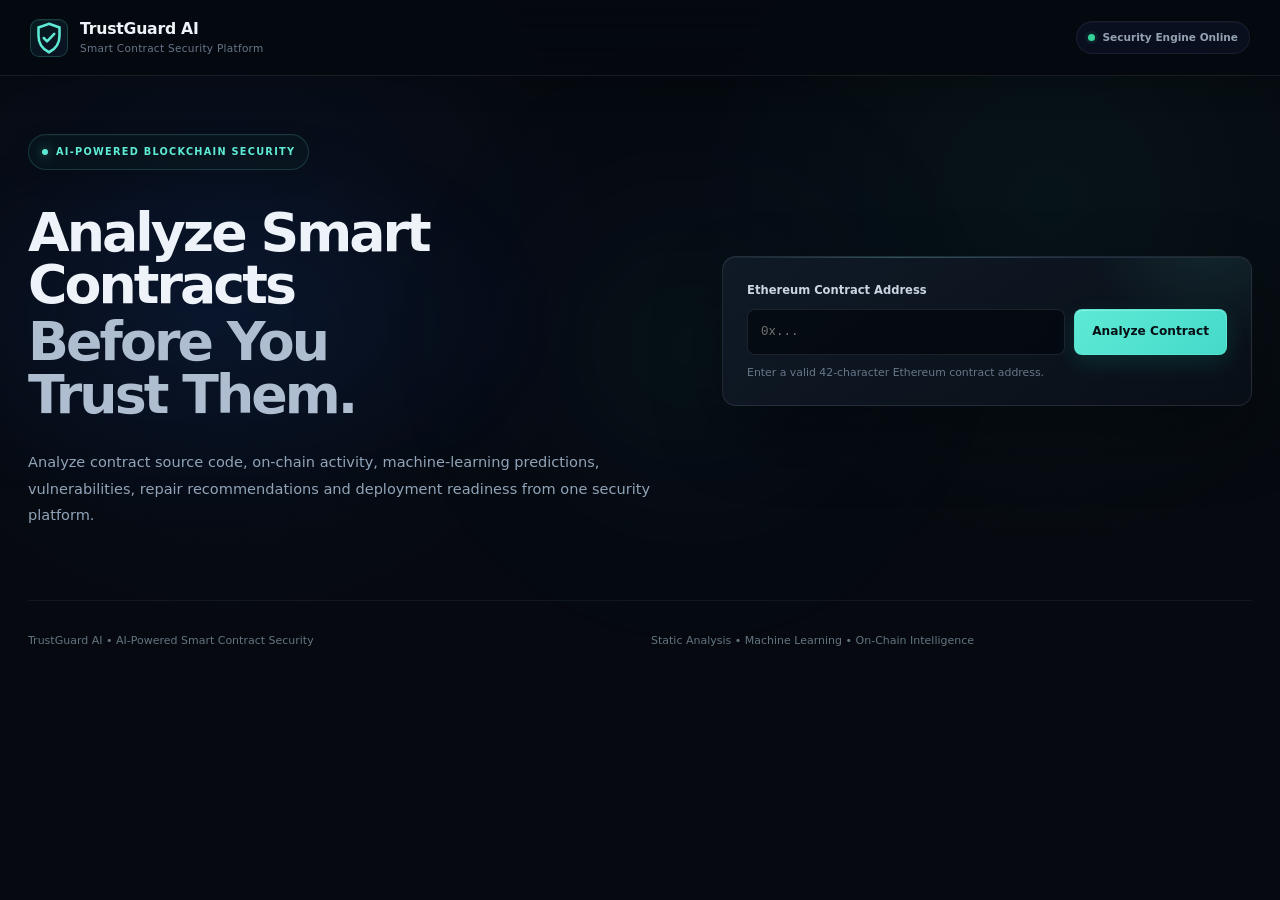
<file: web/index.html>
﻿<!DOCTYPE html>
<html lang="en">

<head>

    <meta charset="UTF-8">

    <meta
        name="viewport"
        content="width=device-width, initial-scale=1.0"
    >

    <title>TrustGuard AI - Smart Contract Security</title>

    <link
        rel="stylesheet"
        href="style.css"
    >

</head>


<body>


    <!-- =====================================================
         NAVBAR
    ====================================================== -->

    <header class="navbar">

        <div class="brand">

            <div class="brand-icon">
    <svg viewBox="0 0 24 24" aria-hidden="true" focusable="false"><path d="M12 2.5 19 5v5.6c0 4.8-2.9 8.8-7 10.9-4.1-2.1-7-6.1-7-10.9V5l7-2.5Z" fill="none" stroke="currentColor" stroke-width="1.7"/><path d="m8.5 12 2.2 2.2 4.8-5" fill="none" stroke="currentColor" stroke-width="1.7" stroke-linecap="round" stroke-linejoin="round"/></svg>
</div>

            <div>

                <h1>
                    TrustGuard AI
                </h1>

                <p>
                    Smart Contract Security Platform
                </p>

            </div>

        </div>


        <div class="status-indicator">

            <span class="status-dot"></span>

            <span>
                Security Engine Online
            </span>

        </div>

    </header>



    <!-- =====================================================
         MAIN APPLICATION
    ====================================================== -->

    <main class="main-container">


        <!-- =================================================
             HERO SECTION
        ================================================== -->

        <section class="hero-section">

            <div class="hero-content">

                <span class="eyebrow">
                    AI-POWERED BLOCKCHAIN SECURITY
                </span>


                <h2>

                    Analyze Smart Contracts

                    <span>
                        Before You Trust Them.
                    </span>

                </h2>


                <p>

                    Analyze contract source code, on-chain activity,
                    machine-learning predictions, vulnerabilities,
                    repair recommendations and deployment readiness
                    from one security platform.

                </p>

            </div>



            <!-- =============================================
                 CONTRACT INPUT
            ============================================== -->

            <div class="analyzer-box">

                <label for="contractAddress">
                    Ethereum Contract Address
                </label>


                <div class="address-input-row">

                    <input
                        type="text"
                        id="contractAddress"
                        placeholder="0x..."
                        autocomplete="off"
                        spellcheck="false"
                    >


                    <button
                        id="analyzeBtn"
                        type="button"
                    >
                        Analyze Contract
                    </button>

                </div>


                <p class="input-help">

                    Enter a valid 42-character Ethereum contract address.

                </p>

            </div>

        </section>



        <!-- =================================================
             LOADING
        ================================================== -->

        <section
            id="loader"
            class="loader hidden"
        >

            <div class="loader-spinner"></div>


            <div>

                <strong>
                    TrustGuard AI is analyzing the contract...
                </strong>


                <p>

                    Checking source code, vulnerabilities,
                    on-chain signals and deployment readiness.

                </p>

            </div>

        </section>



        <!-- =================================================
             ERROR MESSAGE
        ================================================== -->

        <section
            id="errorBox"
            class="error-box hidden"
        >

            <strong>
                Analysis Error
            </strong>


            <p id="errorMessage"></p>

        </section>



        <!-- =================================================
             RESULTS
        ================================================== -->

        <section
            id="results"
            class="hidden"
        >



            <!-- =============================================
                 SUMMARY
            ============================================== -->

            <div class="section-heading">

                <div>

                    <span class="section-label">
                        SECURITY ASSESSMENT
                    </span>


                    <h2>
                        Contract Security Overview
                    </h2>

                </div>


                <span
                    id="sourceStatus"
                    class="source-status"
                >
                    Source Code
                </span>

            </div>



            <div class="summary-grid">


                <!-- SCORE -->

                <div class="summary-card score-card">

                    <span class="card-label">
                        Security Score
                    </span>


                    <div class="score-value">

                        <strong id="scoreValue">
                            -
                        </strong>

                        <span>
                            /20
                        </span>

                    </div>


                    <div class="score-bar">

                        <div
                            id="scoreBar"
                            class="score-bar-fill"
                        ></div>

                    </div>


                    <span class="card-description">
                        Overall TrustGuard security assessment
                    </span>

                </div>



                <!-- RISK -->

                <div class="summary-card">

                    <span class="card-label">
                        Risk Level
                    </span>


                    <strong
                        id="riskLevel"
                        class="risk-value"
                    >
                        -
                    </strong>


                    <span class="card-description">
                        Combined security risk assessment
                    </span>

                </div>



                <!-- FINDINGS -->

                <div class="summary-card">

                    <span class="card-label">
                        Findings
                    </span>


                    <strong
                        id="findingCount"
                        class="metric-value"
                    >
                        0
                    </strong>


                    <span class="card-description">
                        Prioritized security findings
                    </span>

                </div>



                <!-- REPAIRS -->

                <div class="summary-card">

                    <span class="card-label">
                        Repairs
                    </span>


                    <strong
                        id="repairCount"
                        class="metric-value"
                    >
                        0
                    </strong>


                    <span class="card-description">
                        Available remediation suggestions
                    </span>

                </div>

            </div>



            <!-- =============================================
                 CONTRACT PROFILE
            ============================================== -->

            <section class="dashboard-section">

                <div class="section-heading">

                    <div>

                        <span class="section-label">
                            CONTRACT INTELLIGENCE
                        </span>

                        <h2>
                            Contract Profile
                        </h2>

                    </div>

                </div>


                <div class="summary-grid contract-profile-grid">

                    <div class="summary-card">

                        <span class="card-label">
                            Contract Address
                        </span>

                        <strong
                            id="profileContractAddress"
                            class="metric-value"
                        >
                            -
                        </strong>

                    </div>


                    <div class="summary-card">

                        <span class="card-label">
                            Network
                        </span>

                        <strong
                            id="profileNetwork"
                            class="metric-value"
                        >
                            -
                        </strong>

                    </div>


                    <div class="summary-card">

                        <span class="card-label">
                            Source Status
                        </span>

                        <strong
                            id="profileSourceStatus"
                            class="metric-value"
                        >
                            -
                        </strong>

                    </div>


                    <div class="summary-card">

                        <span class="card-label">
                            Contract Type
                        </span>

                        <strong
                            id="profileContractType"
                            class="metric-value"
                        >
                            -
                        </strong>

                    </div>


                    <div class="summary-card">

                        <span class="card-label">
                            Upgradeability
                        </span>

                        <strong
                            id="profileUpgradeability"
                            class="metric-value"
                        >
                            -
                        </strong>

                    </div>


                    <div class="summary-card">

                        <span class="card-label">
                            Attack Surface
                        </span>

                        <strong
                            id="profileAttackSurface"
                            class="metric-value"
                        >
                            -
                        </strong>

                    </div>


                    <div class="summary-card">

                        <span class="card-label">
                            On-Chain Analysis
                        </span>

                        <strong
                            id="profileOnchain"
                            class="metric-value"
                        >
                            -
                        </strong>

                    </div>


                    <div class="summary-card">

                        <span class="card-label">
                            Analysis Status
                        </span>

                        <strong
                            id="profileAnalysisStatus"
                            class="metric-value"
                        >
                            -
                        </strong>

                    </div>

                </div>

            </section>



            <!-- =============================================
                 SECURITY SUMMARY
            ============================================== -->

            <section class="dashboard-section">

                <div class="section-heading">

                    <div>

                        <span class="section-label">
                            SECURITY INTELLIGENCE
                        </span>

                        <h2>
                            Security Summary
                        </h2>

                    </div>

                </div>


                <div class="summary-grid security-summary-grid">

                    <div class="summary-card">
                        <span class="card-label">Security Score</span>
                        <strong id="summarySecurityScore" class="metric-value">-</strong>
                    </div>

                    <div class="summary-card">
                        <span class="card-label">Risk Level</span>
                        <strong id="summaryRiskLevel" class="metric-value">-</strong>
                    </div>

                    <div class="summary-card">
                        <span class="card-label">Static Findings</span>
                        <strong id="summaryStaticFindings" class="metric-value">-</strong>
                    </div>

                    <div class="summary-card">
                        <span class="card-label">Vulnerabilities</span>
                        <strong id="summaryVulnerabilities" class="metric-value">-</strong>
                    </div>

                    <div class="summary-card">
                        <span class="card-label">ML Evaluations</span>
                        <strong id="summaryMLPredictions" class="metric-value">-</strong>
                    </div>

                    <div class="summary-card">
                        <span class="card-label">Correlated Findings</span>
                        <strong id="summaryCorrelatedFindings" class="metric-value">-</strong>
                    </div>

                    <div class="summary-card">
                        <span class="card-label">Multi-Signal Findings</span>
                        <strong id="summaryMultiSignal" class="metric-value">-</strong>
                    </div>

                    <div class="summary-card">
                        <span class="card-label">Security Evidence</span>
                        <strong id="summaryEvidence" class="metric-value">-</strong>
                    </div>

                </div>

            </section>



            <!-- =============================================
                 DEPLOYMENT READINESS
            ============================================== -->

            <section class="dashboard-section">

                <div class="section-heading">

                    <div>

                        <span class="section-label">
                            DEPLOYMENT ASSESSMENT
                        </span>


                        <h2>
                            Deployment Readiness
                        </h2>

                    </div>

                </div>



                <div class="readiness-grid">


                    <div class="readiness-main">

                        <div
                            id="readinessStatus"
                            class="readiness-status"
                        >
                            -
                        </div>


                        <strong
                            id="readinessScore"
                            class="readiness-score"
                        >
                            -
                        </strong>


                        <span>
                            Readiness Score
                        </span>

                    </div>



                    <div class="readiness-risk">

                        <span class="card-label">
                            Risk Level
                        </span>


                        <strong id="readinessRisk">
                            -
                        </strong>

                    </div>



                    <div class="readiness-risk">

                        <span class="card-label">
                            Total Findings
                        </span>


                        <strong id="readinessFindings">
                            0
                        </strong>

                    </div>

                </div>



                <!-- VULNERABILITY COUNTS -->

                <div class="severity-counts">


                    <div>

                        <span>
                            CRITICAL
                        </span>

                        <strong id="criticalCount">
                            0
                        </strong>

                    </div>



                    <div>

                        <span>
                            HIGH
                        </span>

                        <strong id="highCount">
                            0
                        </strong>

                    </div>



                    <div>

                        <span>
                            MEDIUM
                        </span>

                        <strong id="mediumCount">
                            0
                        </strong>

                    </div>



                    <div>

                        <span>
                            LOW
                        </span>

                        <strong id="lowCount">
                            0
                        </strong>

                    </div>



                    <div>

                        <span>
                            INFO
                        </span>

                        <strong id="infoCount">
                            0
                        </strong>

                    </div>

                </div>



                <!-- BLOCKING ISSUES -->

                <div class="two-column">


                    <div>

                        <h3>
                            Blocking Issues
                        </h3>


                        <ul id="blockingIssues">
                        </ul>

                    </div>



                    <div>

                        <h3>
                            Recommendations
                        </h3>


                        <ul id="readinessRecommendations">
                        </ul>

                    </div>

                </div>

            </section>



            <!-- =============================================
                 RED FLAGS
            ============================================== -->

            <section class="dashboard-section">

                <div class="section-heading">

                    <div>

                        <span class="section-label">
                            STATIC / ON-CHAIN SIGNALS
                        </span>


                        <h2>
                            Potential Red Flags
                        </h2>

                    </div>

                </div>


                <div id="flagsList">
                </div>

            </section>



            <!-- =============================================
                 PRIORITIZED VULNERABILITIES
            ============================================== -->

            <section class="dashboard-section">

                <div class="section-heading">

                    <div>

                        <span class="section-label">
                            UNIFIED SECURITY FINDINGS
                        </span>


                        <h2>
                            Prioritized Vulnerabilities
                        </h2>

                    </div>

                </div>


                <div
                    id="vulnerabilitiesList"
                    class="finding-list"
                >
                </div>

            </section>



            <!-- =============================================
                 REPAIR SUGGESTIONS
            ============================================== -->

            <section class="dashboard-section">

                <div class="section-heading">

                    <div>

                        <span class="section-label">
                            REMEDIATION
                        </span>


                        <h2>
                            Repair Suggestions
                        </h2>

                    </div>

                </div>


                <div
                    id="repairsList"
                    class="finding-list"
                >
                </div>

            </section>



            <!-- =============================================
                 ON-CHAIN ANALYSIS
            ============================================== -->

            <section class="dashboard-section">

                <div class="section-heading">

                    <div>

                        <span class="section-label">
                            BLOCKCHAIN INTELLIGENCE
                        </span>


                        <h2>
                            On-Chain Analysis
                        </h2>

                    </div>

                </div>


                <div
                    id="onchainDetails"
                    class="onchain-grid"
                >
                </div>

            </section>



            <!-- =================================================
                 AI INTELLIGENCE
            ================================================== -->

            <section
                class="dashboard-section"
                id="aiIntelligenceSection"
            >


                <div class="section-heading">

                    <div>

                        <span class="section-label">
                            AI SECURITY INTELLIGENCE
                        </span>


                        <h2>
                            Machine Learning & Explainable AI
                        </h2>


                        <p>

                            TrustGuard combines machine-learning
                            vulnerability prediction with SHAP and
                            LIME explanations to show why security
                            risks were identified.

                        </p>

                    </div>


                    <span class="ai-badge">
                        ML + XAI
                    </span>

                </div>



                <!-- =========================================
                     AI SUMMARY
                ========================================== -->

                <div class="summary-grid">


                    <div class="summary-card">

                        <span class="card-label">
                            Vulnerabilities Detected
                        </span>


                        <strong
                            id="mlPredictionCount"
                            class="metric-value"
                        >
                            0
                        </strong>


                        <span class="card-description">

                            Vulnerability classes detected
                            by the machine-learning model.

                        </span>

                    </div>



                    <div class="summary-card">

                        <span class="card-label">
                            ML Classes Evaluated
                        </span>


                        <strong
                            id="mlClassesEvaluated"
                            class="metric-value"
                        >
                            0
                        </strong>

                    </div>


                    <div class="summary-card">

                        <span class="card-label">
                            ML Features
                        </span>


                        <strong
                            id="mlFeatureCount"
                            class="metric-value"
                        >
                            0
                        </strong>


                        <span class="card-description">

                            Engineered security features used
                            by the intelligence pipeline.

                        </span>

                    </div>



                    <div class="summary-card">

                        <span class="card-label">
                            SHAP Explanations
                        </span>


                        <strong
                            id="shapCount"
                            class="metric-value"
                        >
                            0
                        </strong>


                        <span class="card-description">

                            Feature-impact explanations
                            generated by SHAP.

                        </span>

                    </div>



                    <div class="summary-card">

                        <span class="card-label">
                            LIME Explanations
                        </span>


                        <strong
                            id="limeCount"
                            class="metric-value"
                        >
                            0
                        </strong>


                        <span class="card-description">

                            Local explanations generated
                            by LIME.

                        </span>

                    </div>

                </div>



                <!-- =========================================
                     ML PREDICTIONS
                ========================================== -->

                <div class="dashboard-section">


                    <div class="section-heading">

                        <div>

                            <span class="section-label">
                                MACHINE LEARNING
                            </span>


                            <h2>
                                Vulnerability Predictions
                            </h2>

                        </div>

                    </div>


                    <div
                        id="mlPredictionsList"
                        class="finding-list"
                    >

                        <div class="summary-card">

                            <p>
                                No machine-learning predictions
                                available yet.
                            </p>

                        </div>

                    </div>

                </div>



                <!-- =========================================
                     EXPLAINABILITY
                ========================================== -->

                <div class="dashboard-section">


                    <div class="section-heading">

                        <div>

                            <span class="section-label">
                                EXPLAINABLE AI
                            </span>


                            <h2>
                                Why the Model Evaluated It
                            </h2>


                            <p>

                                SHAP and LIME explanations identify
                                the engineered security features that
                                influenced the model's predictions.

                            </p>

                        </div>

                    </div>


                    <div
                        id="explanationsList"
                        class="finding-list"
                    >

                        <div class="summary-card">

                            <p>
                                Explainability results will appear
                                after contract analysis.
                            </p>

                        </div>

                    </div>

                </div>



                <!-- =========================================
                     AI FEATURES
                ========================================== -->

                <div class="dashboard-section">


                    <div class="section-heading">

                        <div>

                            <span class="section-label">
                                FEATURE ENGINEERING
                            </span>


                            <h2>
                                Security Features
                            </h2>

                        </div>

                    </div>


                    <div
                        id="mlFeaturesList"
                        class="onchain-grid"
                    >

                        <div class="summary-card">

                            <p>
                                Engineered security features will
                                appear here.
                            </p>

                        </div>

                    </div>

                </div>


            </section>



            <!-- =============================================
                 SECURITY INTELLIGENCE DETAILS
            ============================================== -->

            <section class="dashboard-section">

                <div class="section-heading">

                    <div>

                        <span class="section-label">
                            ANALYSIS INTELLIGENCE
                        </span>

                        <h2>
                            Security Intelligence Details
                        </h2>

                    </div>

                </div>

                <div class="tg-intelligence-details-grid"><div class="summary-card tg-intelligence-card"><span class="card-label">Security Score Breakdown</span>
                        <div id="scoreBreakdownDetails" class="finding-list"></div>
                    </div>

                    <div class="summary-card">
                        <span class="card-label">Confidence Assessment</span>
                        <div id="confidenceAssessmentDetails" class="finding-list"></div>
                    </div>

                    <div class="summary-card">
                        <span class="card-label">Analysis Pipeline</span>
                        <div id="analysisPipelineDetails" class="finding-list"></div>
                    </div>

                    <div class="summary-card">
                        <span class="card-label">Vulnerability Correlation</span>
                        <div id="correlationDetails" class="finding-list"></div>
                    </div>

                    <div class="summary-card">
                        <span class="card-label">Performance Metrics</span>
                        <div id="performanceMetricsDetails" class="finding-list"></div>
                    </div>

                    <div class="summary-card">
                        <span class="card-label">Limitations & Evidence Notes</span>
                        <div id="limitationsEvidenceDetails" class="finding-list"></div>
                    </div>

                </div>

            </section>

            <!-- =============================================
                 AI CHAT
            ============================================== -->

            <section class="dashboard-section chatbot-section">

                <div class="section-heading">

                    <div>

                        <span class="section-label">
                            AI SECURITY ASSISTANT
                        </span>


                        <h2>
                            Ask TrustGuard AI
                        </h2>

                    </div>


                    <span class="ai-badge">
                        AI
                    </span>

                </div>



                <div
                    id="chatBox"
                    class="chat-box"
                >


                    <div class="chat-message bot">

                        <div class="chat-avatar">
                            AI
                        </div>


                        <div class="chat-content">

                            <strong>
                                TrustGuard AI
                            </strong>


                            <p>

                                Analyze a contract first, then ask me
                                questions about its security findings.

                            </p>

                        </div>

                    </div>

                </div>



                <form
                    id="chatForm"
                    class="chat-form"
                >

                    <input
                        type="text"
                        id="chatInput"
                        placeholder="Ask about the contract analysis..."
                        autocomplete="off"
                    >


                    <button
                        type="submit"
                    >
                        Send
                    </button>

                </form>

            </section>


        </section>



        <!-- =================================================
             FOOTER
        ================================================== -->

        <footer>

            <p>
                TrustGuard AI &#8226; AI-Powered Smart Contract Security
            </p>


            <p>
                Static Analysis &#8226; Machine Learning &#8226; On-Chain Intelligence
            </p>

        </footer>


    </main>



    <script src="app.js"></script>
    <script src="workspace.js"></script>


</body>

</html>
</file>
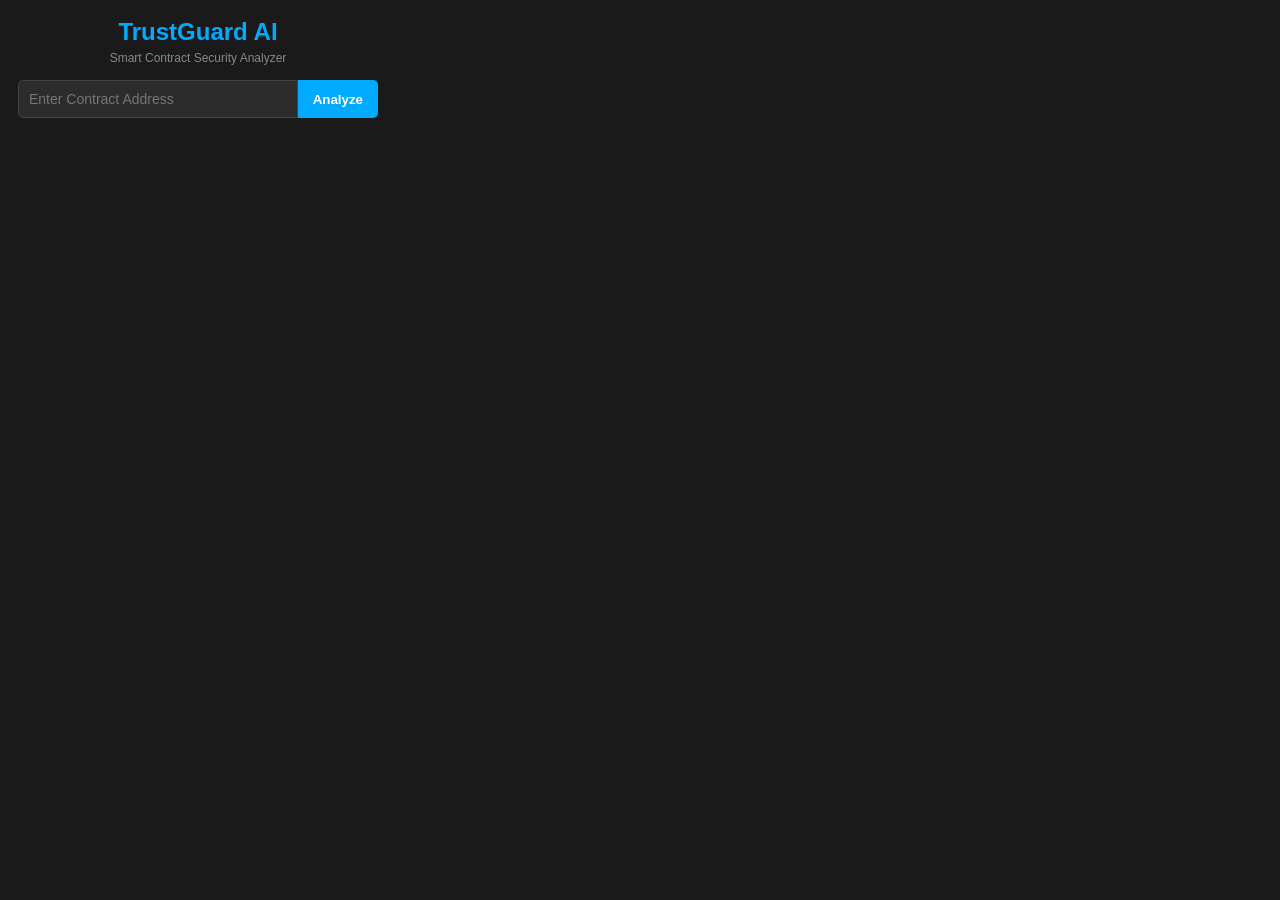
<file: extension/popup.html>
<!DOCTYPE html>
<html lang="en">

<head>
    <meta charset="UTF-8">

    <meta
        name="viewport"
        content="width=device-width, initial-scale=1.0"
    >

    <title>TrustGuard AI Security Analyzer</title>

    <link rel="stylesheet" href="popup.css">
</head>

<body>

    <div class="container">

        <!-- =========================================
             HEADER
        ========================================== -->

        <header>
            <h1>TrustGuard AI</h1>
            <p>Smart Contract Security Analyzer</p>
        </header>


        <!-- =========================================
             CONTRACT ADDRESS INPUT
        ========================================== -->

        <div class="input-section">

            <input
                type="text"
                id="contractAddress"
                placeholder="Enter Contract Address"
                autocomplete="off"
            >

            <button
                type="button"
                id="analyzeBtn"
            >
                Analyze
            </button>

        </div>


        <!-- =========================================
             LOADING INDICATOR
        ========================================== -->

        <div
            id="loader"
            class="hidden"
        >

            <div class="spinner"></div>

            <p>Analyzing Contract...</p>

        </div>


        <!-- =========================================
             ANALYSIS RESULTS
        ========================================== -->

        <div
            id="results"
            class="hidden"
        >

            <!-- =====================================
                 SCORE
            ====================================== -->

            <div class="score-container">

                <div
                    class="progress-circle"
                    data-score="0"
                >

                    <svg
                        class="progress-ring"
                        width="120"
                        height="120"
                        viewBox="0 0 120 120"
                    >

                        <circle
                            class="progress-ring__circle-bg"
                            stroke-width="10"
                            fill="transparent"
                            r="50"
                            cx="60"
                            cy="60"
                        ></circle>

                        <circle
                            class="progress-ring__circle"
                            stroke-width="10"
                            fill="transparent"
                            r="50"
                            cx="60"
                            cy="60"
                        ></circle>

                    </svg>

                    <span class="score-text">
                        0/20
                    </span>

                </div>


                <div
                    id="riskLevel"
                    class="risk-level"
                ></div>

            </div>


            <!-- =====================================
                 DEPLOYMENT READINESS
            ====================================== -->

            <div
                id="readinessContainer"
                class="result-section"
            >

                <h2>Deployment Readiness</h2>

                <div
                    id="readinessStatus"
                    class="readiness-status"
                >
                    -
                </div>

                <div class="readiness-details">

                    <div>
                        <span>Readiness Score</span>
                        <strong id="readinessScore">-</strong>
                    </div>

                    <div>
                        <span>Risk Level</span>
                        <strong id="readinessRisk">-</strong>
                    </div>

                </div>

                <div>

                    <h3>Blocking Issues</h3>

                    <ul id="blockingIssues"></ul>

                </div>

                <div>

                    <h3>Recommendations</h3>

                    <ul id="readinessRecommendations"></ul>

                </div>

            </div>


            <!-- =====================================
                 RED FLAGS
            ====================================== -->

            <div
                id="flagsContainer"
                class="result-section"
            >

                <h2>Potential Red Flags</h2>

                <ul id="flagsList"></ul>

            </div>


            <!-- =====================================
                 PRIORITIZED VULNERABILITIES
            ====================================== -->

            <div
                id="vulnerabilitiesContainer"
                class="result-section"
            >

                <h2>Prioritized Vulnerabilities</h2>

                <div id="vulnerabilitiesList"></div>

            </div>


            <!-- =====================================
                 REPAIR SUGGESTIONS
            ====================================== -->

            <div
                id="repairsContainer"
                class="result-section"
            >

                <h2>Repair Suggestions</h2>

                <div id="repairsList"></div>

            </div>


            <!-- =====================================
                 ON-CHAIN INFORMATION
            ====================================== -->

            <div
                id="onchainContainer"
                class="result-section"
            >

                <h2>On-Chain Analysis</h2>

                <div id="onchainDetails"></div>

            </div>


            <!-- =====================================
                 AI CHATBOT
            ====================================== -->

            <div id="chatbot-container">

                <h2>Ask TrustGuard AI</h2>

                <div id="chat-box">

                    <div class="bot-message">

                        <p>
                            Analysis complete! Ask me anything
                            about these results.
                        </p>

                    </div>

                </div>


                <form id="chat-input-form">

                    <input
                        type="text"
                        id="chat-input"
                        placeholder="e.g., What is this vulnerability?"
                        autocomplete="off"
                    >

                    <button type="submit">
                        Send
                    </button>

                </form>

            </div>

        </div>

    </div>


    <script src="popup.js"></script>

</body>

</html>
</file>
<file: web/style.css>
/* =========================================================
   TRUSTGUARD AI
   PROFESSIONAL SMART CONTRACT SECURITY DASHBOARD
   ========================================================= */

:root {
    --bg: #05090e;
    --bg-soft: #080e15;
    --surface: #0c141d;
    --surface-2: #101a24;
    --surface-3: #14212d;

    --border: #1c2b38;
    --border-hover: #2b4558;

    --text: #edf5fa;
    --text-soft: #b6c5cf;
    --muted: #71828f;
    --muted-2: #53636f;

    --blue: #35a8ff;
    --blue-light: #70c2ff;
    --blue-dark: #17679a;

    --green: #42d392;
    --yellow: #f0bd4f;
    --orange: #ed8c52;
    --red: #f16d75;

    --radius-sm: 7px;
    --radius-md: 11px;
    --radius-lg: 16px;
    --radius-xl: 22px;

    --shadow:
        0 20px 60px rgba(0, 0, 0, 0.32);

    --transition: 180ms ease;
}


/* =========================================================
   RESET
   ========================================================= */

* {
    box-sizing: border-box;
    margin: 0;
    padding: 0;
}

html {
    scroll-behavior: smooth;
}

body {
    min-height: 100vh;

    color: var(--text);

    background:
        radial-gradient(
            circle at 75% 0%,
            rgba(38, 137, 203, 0.10),
            transparent 30%
        ),
        radial-gradient(
            circle at 5% 25%,
            rgba(34, 103, 151, 0.07),
            transparent 28%
        ),
        var(--bg);

    font-family:
        "DM Sans",
        "Segoe UI",
        Arial,
        sans-serif;

    line-height: 1.6;
}

button,
input {
    font: inherit;
}

button {
    cursor: pointer;
}

a {
    color: inherit;
    text-decoration: none;
}

.hidden {
    display: none !important;
}


/* =========================================================
   SCROLLBAR
   ========================================================= */

::-webkit-scrollbar {
    width: 8px;
    height: 8px;
}

::-webkit-scrollbar-track {
    background: #05090e;
}

::-webkit-scrollbar-thumb {
    background: #263844;
    border-radius: 20px;
}

::-webkit-scrollbar-thumb:hover {
    background: #355263;
}


/* =========================================================
   TOP BAR
   ========================================================= */

.topbar {
    position: sticky;
    top: 0;
    z-index: 1000;

    min-height: 72px;

    display: flex;
    align-items: center;
    justify-content: space-between;

    padding: 0 5vw;

    border-bottom: 1px solid rgba(255,255,255,0.055);

    background:
        rgba(5, 9, 14, 0.88);

    backdrop-filter: blur(18px);
    -webkit-backdrop-filter: blur(18px);
}

.brand {
    display: flex;
    align-items: center;

    gap: 11px;

    min-width: 220px;
}

.brand-mark {
    width: 39px;
    height: 39px;

    display: grid;
    place-items: center;

    border: 1px solid #28516e;
    border-radius: 10px;

    background:
        linear-gradient(
            145deg,
            #102b40,
            #09131d
        );

    color: #9fd5ff;

    font-family:
        "JetBrains Mono",
        Consolas,
        monospace;

    font-size: 12px;
    font-weight: 600;

    box-shadow:
        inset 0 1px 0 rgba(255,255,255,0.04),
        0 8px 25px rgba(0,0,0,0.25);
}

.brand strong {
    display: block;

    color: var(--text);

    font-size: 15px;
    line-height: 1.1;
}

.brand strong em {
    color: var(--blue-light);
    font-style: normal;
}

.brand small {
    display: block;

    margin-top: 3px;

    color: var(--muted);

    font-family:
        "JetBrains Mono",
        monospace;

    font-size: 8px;
    letter-spacing: .11em;
}

.topnav {
    display: flex;
    align-items: center;
    gap: 28px;
}

.topnav a {
    position: relative;

    color: var(--muted);

    font-size: 12px;
    font-weight: 500;

    transition: color var(--transition);
}

.topnav a::after {
    content: "";

    position: absolute;
    left: 0;
    bottom: -8px;

    width: 0;
    height: 1px;

    background: var(--blue);

    transition: width var(--transition);
}

.topnav a:hover {
    color: var(--text);
}

.topnav a:hover::after {
    width: 100%;
}

.engine-status {
    display: flex;
    align-items: center;
    gap: 8px;

    padding: 7px 11px;

    border: 1px solid #1c3a2e;
    border-radius: 999px;

    background: rgba(24, 67, 47, 0.20);

    color: #86d6ae;

    font-family:
        "JetBrains Mono",
        monospace;

    font-size: 9px;
}

.engine-status span {
    width: 7px;
    height: 7px;

    border-radius: 50%;

    background: var(--green);

    box-shadow:
        0 0 0 4px rgba(66,211,146,.08),
        0 0 12px rgba(66,211,146,.45);
}


/* =========================================================
   MAIN
   ========================================================= */

.shell {
    width: min(1380px, 90vw);

    margin: 0 auto;
}


/* =========================================================
   HERO
   ========================================================= */

.hero {
    min-height: 620px;

    display: grid;
    grid-template-columns: 1.1fr .9fr;

    align-items: center;

    gap: 60px;

    padding: 85px 0 70px;

    border-bottom: 1px solid rgba(255,255,255,.055);
}

.hero-copy {
    max-width: 760px;
}

.kicker,
.section-label {
    color: #6d98b4;

    font-family:
        "JetBrains Mono",
        Consolas,
        monospace;

    font-size: 10px;
    font-weight: 600;

    letter-spacing: .16em;
}

.kicker {
    margin-bottom: 18px;
}

.hero h1 {
    font-size:
        clamp(48px, 6vw, 80px);

    line-height: .99;

    letter-spacing: -.045em;

    font-weight: 700;
}

.hero h1 span {
    color: #879ba9;
}

.hero-text {
    max-width: 690px;

    margin-top: 27px;

    color: var(--text-soft);

    font-size: 15px;

    line-height: 1.8;
}

.hero-points {
    display: flex;
    flex-wrap: wrap;

    gap: 9px;

    margin-top: 30px;
}

.hero-points span {
    padding: 8px 11px;

    border: 1px solid var(--border);
    border-radius: 6px;

    background: rgba(255,255,255,.015);

    color: #a4b5c0;

    font-family:
        "JetBrains Mono",
        monospace;

    font-size: 9px;
}


/* =========================================================
   HERO VISUAL
   ========================================================= */

.hero-visual {
    position: relative;

    width: 390px;
    height: 390px;

    margin: auto;
}

.orbit {
    position: absolute;

    top: 50%;
    left: 50%;

    transform: translate(-50%, -50%);

    border: 1px solid rgba(74,143,190,.22);

    border-radius: 50%;
}

.orbit-a {
    width: 230px;
    height: 230px;
}

.orbit-b {
    width: 350px;
    height: 350px;

    border-color: rgba(74,143,190,.11);
}

.core {
    position: absolute;

    top: 50%;
    left: 50%;

    width: 110px;
    height: 110px;

    transform: translate(-50%, -50%);

    display: grid;
    place-items: center;
    align-content: center;

    border: 1px solid #315974;
    border-radius: 50%;

    background:
        radial-gradient(
            circle,
            #142f43,
            #09131d 68%
        );

    color: #c0e2fa;

    font-family:
        "JetBrains Mono",
        monospace;

    font-size: 24px;
    font-weight: 600;

    text-align: center;

    box-shadow:
        0 0 70px rgba(46,145,207,.10),
        inset 0 0 35px rgba(80,160,210,.05);
}

.core small {
    color: #64859b;

    font-size: 7px;
    letter-spacing: .18em;
}

.node {
    position: absolute;

    width: 60px;
    height: 30px;

    display: grid;
    place-items: center;

    border: 1px solid #29485d;
    border-radius: 6px;

    background: #0a141d;

    color: #7ca9c4;

    font-family:
        "JetBrains Mono",
        monospace;

    font-size: 8px;
}

.node-a {
    top: 43px;
    left: 50%;

    transform: translateX(-50%);
}

.node-b {
    top: 50%;
    right: 4px;

    transform: translateY(-50%);
}

.node-c {
    bottom: 43px;
    left: 50%;

    transform: translateX(-50%);
}


/* =========================================================
   ANALYZER
   ========================================================= */

.analyzer-panel {
    margin-top: 70px;

    padding: 32px;

    border: 1px solid var(--border);
    border-radius: var(--radius-lg);

    background:
        linear-gradient(
            145deg,
            rgba(16,27,38,.96),
            rgba(9,15,22,.96)
        );

    box-shadow: var(--shadow);
}

.panel-head {
    display: flex;
    justify-content: space-between;
    align-items: flex-start;

    gap: 25px;

    margin-bottom: 27px;
}

.panel-head h2,
.section-heading h2,
.result-header h2 {
    margin-top: 7px;

    color: var(--text);

    font-size: 27px;

    line-height: 1.2;

    letter-spacing: -.025em;
}

.panel-head p:not(.section-label),
.section-heading p:not(.section-label),
.result-subtitle {
    max-width: 760px;

    margin-top: 8px;

    color: var(--muted);

    font-size: 12px;
}

.network-badge,
.ai-badge {
    flex-shrink: 0;

    padding: 7px 10px;

    border: 1px solid #27485f;
    border-radius: 6px;

    background: rgba(40,100,140,.08);

    color: #79acd0;

    font-family:
        "JetBrains Mono",
        monospace;

    font-size: 8px;

    letter-spacing: .08em;
}

.address-row {
    display: grid;
    grid-template-columns: 1fr auto;

    gap: 11px;
}

.input-wrap {
    display: flex;
    align-items: center;

    min-height: 54px;

    border: 1px solid var(--border-hover);
    border-radius: 9px;

    background: #070d13;

    transition:
        border-color var(--transition),
        box-shadow var(--transition);
}

.input-wrap:focus-within {
    border-color: #397ca9;

    box-shadow:
        0 0 0 3px rgba(53,168,255,.07);
}

.input-wrap > span {
    padding-left: 15px;

    color: #58768b;

    font-family:
        "JetBrains Mono",
        monospace;

    font-size: 12px;
}

.input-wrap input {
    width: 100%;

    padding: 0 15px;

    border: 0;
    outline: 0;

    background: transparent;

    color: var(--text);

    font-family:
        "JetBrains Mono",
        Consolas,
        monospace;

    font-size: 12px;
}

.input-wrap input::placeholder {
    color: #536774;
}

.address-row button {
    min-width: 185px;

    border: 1px solid #397ca9;
    border-radius: 9px;

    background:
        linear-gradient(
            135deg,
            #1c638f,
            #164866
        );

    color: #eaf6ff;

    font-size: 12px;
    font-weight: 600;

    box-shadow:
        0 10px 30px rgba(22,91,137,.15);

    transition:
        transform var(--transition),
        filter var(--transition);
}

.address-row button:hover {
    transform: translateY(-1px);

    filter: brightness(1.12);
}

.address-row button span {
    margin-left: 7px;

    font-size: 15px;
}

.input-help {
    margin-top: 9px;

    color: var(--muted);

    font-size: 10px;
}

.demo-row {
    display: flex;
    align-items: center;
    flex-wrap: wrap;

    gap: 8px;

    margin-top: 18px;

    color: var(--muted);

    font-size: 10px;
}

.demo-row button {
    padding: 6px 9px;

    border: 1px solid var(--border);
    border-radius: 6px;

    background: #09121a;

    color: #88b1cb;

    font-family:
        "JetBrains Mono",
        monospace;

    font-size: 8px;
}

.demo-row button:hover {
    border-color: #38576b;

    background: #0d1b25;

    color: #b5d9ef;
}


/* =========================================================
   LOADER
   ========================================================= */

.loader {
    display: flex;
    align-items: center;

    gap: 15px;

    margin-top: 20px;

    padding: 17px 19px;

    border: 1px solid #213b4c;
    border-radius: 10px;

    background: rgba(16,37,52,.45);
}

.loader-line {
    width: 25px;
    height: 25px;

    flex-shrink: 0;

    border: 2px solid #254961;
    border-top-color: var(--blue);

    border-radius: 50%;

    animation: spin .8s linear infinite;
}

.loader strong {
    color: #cce5f5;

    font-size: 12px;
}

.loader p {
    margin-top: 3px;

    color: var(--muted);

    font-size: 10px;
}


/* =========================================================
   ERROR
   ========================================================= */

.error-box {
    margin-top: 20px;

    padding: 17px 19px;

    border: 1px solid #552a31;
    border-radius: 10px;

    background: rgba(72,27,34,.25);
}

.error-box strong {
    color: #f19aa0;

    font-size: 12px;
}

.error-box p {
    margin-top: 4px;

    color: #b8898f;

    font-size: 11px;
}


/* =========================================================
   RESULTS
   ========================================================= */

#results {
    margin-top: 65px;
}

.result-header {
    display: flex;
    justify-content: space-between;
    align-items: flex-end;

    gap: 25px;

    margin-bottom: 23px;
}

.source-status {
    padding: 7px 10px;

    border: 1px solid #274936;
    border-radius: 6px;

    background: rgba(47,113,78,.08);

    color: #83d3a7;

    font-family:
        "JetBrains Mono",
        monospace;

    font-size: 8px;
}


/* =========================================================
   SUMMARY CARDS
   ========================================================= */

.summary-grid {
    display: grid;

    grid-template-columns:
        repeat(4, 1fr);

    gap: 13px;
}

.summary-card {
    min-height: 165px;

    display: flex;
    flex-direction: column;
    justify-content: space-between;

    padding: 21px;

    border: 1px solid var(--border);
    border-radius: 13px;

    background:
        linear-gradient(
            145deg,
            #0d161f,
            #091018
        );

    transition:
        transform var(--transition),
        border-color var(--transition);
}

.summary-card:hover {
    transform: translateY(-2px);

    border-color: var(--border-hover);
}

.card-label {
    color: #728491;

    font-family:
        "JetBrains Mono",
        monospace;

    font-size: 8px;

    letter-spacing: .08em;
}

.score-value {
    display: flex;
    align-items: baseline;

    gap: 4px;

    margin-top: 12px;
}

.score-value strong {
    color: #eaf4f9;

    font-size: 43px;

    line-height: 1;

    letter-spacing: -.04em;
}

.score-value span {
    color: #657681;

    font-size: 12px;
}

.score-bar {
    width: 100%;
    height: 4px;

    margin-top: 17px;

    overflow: hidden;

    border-radius: 99px;

    background: #1a252d;
}

.score-bar-fill {
    width: 0;
    height: 100%;

    border-radius: inherit;

    background: var(--blue);

    transition: width .8s ease;
}

.risk-value {
    margin-top: auto;

    color: var(--yellow);

    font-size: 24px;

    line-height: 1.2;
}

.metric-value {
    margin-top: auto;

    color: #dce8ee;

    font-size: 35px;

    line-height: 1;
}

.card-description {
    margin-top: 11px;

    color: #657681;

    font-size: 10px;
}


/* =========================================================
   SECTIONS
   ========================================================= */

.dashboard-section {
    margin-top: 50px;
}

.section-heading {
    display: flex;
    justify-content: space-between;
    align-items: flex-start;

    gap: 20px;

    margin-bottom: 20px;
}

.section-heading h2 {
    font-size: 24px;
}


/* =========================================================
   READINESS
   ========================================================= */

.readiness-grid {
    display: grid;

    grid-template-columns:
        1.5fr 1fr 1fr;

    gap: 11px;
}

.readiness-main,
.readiness-risk {
    min-height: 115px;

    padding: 20px;

    border: 1px solid var(--border);
    border-radius: 12px;

    background: #0a131b;
}

.readiness-main {
    position: relative;

    overflow: hidden;

    display: flex;
    flex-direction: column;
    justify-content: center;
}

.readiness-main::before {
    content: "";

    position: absolute;
    top: 0;
    left: 0;

    width: 3px;
    height: 100%;

    background: var(--green);
}

.readiness-status {
    color: #80d5a5;

    font-family:
        "JetBrains Mono",
        monospace;

    font-size: 10px;

    letter-spacing: .08em;
}

.readiness-score {
    display: block;

    margin-top: 5px;

    color: #e7f4ed;

    font-size: 34px;

    line-height: 1;
}

.readiness-main > span {
    margin-top: 5px;

    color: var(--muted);

    font-size: 10px;
}

.readiness-risk {
    display: flex;
    flex-direction: column;
    justify-content: center;

    gap: 6px;
}

.readiness-risk strong {
    color: #dce7ed;

    font-size: 22px;
}


/* =========================================================
   SEVERITY
   ========================================================= */

.severity-counts {
    display: grid;

    grid-template-columns:
        repeat(5, 1fr);

    gap: 8px;

    margin-top: 11px;
}

.severity-counts div {
    display: flex;
    justify-content: space-between;
    align-items: center;

    padding: 11px 13px;

    border: 1px solid var(--border);
    border-radius: 8px;

    background: #091118;
}

.severity-counts span {
    color: #6f808b;

    font-family:
        "JetBrains Mono",
        monospace;

    font-size: 7px;
}

.severity-counts strong {
    color: #cddae1;

    font-size: 14px;
}


/* =========================================================
   TWO COLUMN
   ========================================================= */

.two-column {
    display: grid;

    grid-template-columns: 1fr 1fr;

    gap: 12px;

    margin-top: 12px;
}

.two-column > div {
    min-height: 135px;

    padding: 19px;

    border: 1px solid var(--border);
    border-radius: 11px;

    background: #0a131b;
}

.two-column h3 {
    margin-bottom: 10px;

    color: #cedbe3;

    font-size: 12px;
}

.two-column ul {
    padding-left: 17px;
}

.two-column li {
    margin-bottom: 6px;

    color: #84949f;

    font-size: 10px;
}


/* =========================================================
   FLAGS
   ========================================================= */

.flag-grid {
    display: grid;

    grid-template-columns:
        repeat(3, 1fr);

    gap: 11px;
}

.flag-grid > * {
    padding: 17px;

    border: 1px solid #392d31;
    border-left: 3px solid var(--red);
    border-radius: 10px;

    background: rgba(65,28,34,.13);
}


/* =========================================================
   FINDINGS
   ========================================================= */

.finding-list {
    display: flex;
    flex-direction: column;

    gap: 10px;
}

.finding-list > * {
    border: 1px solid var(--border);
    border-radius: 11px;

    background:
        linear-gradient(
            145deg,
            #0d161f,
            #091018
        );

    transition:
        border-color var(--transition),
        transform var(--transition);
}

.finding-list > *:hover {
    border-color: var(--border-hover);

    transform: translateY(-1px);
}


/* Existing dynamic finding classes */

.finding-card {
    padding: 18px;
}

.finding-header {
    display: flex;
    justify-content: space-between;
    align-items: center;

    gap: 10px;

    margin-bottom: 8px;
}

.finding-card h3 {
    color: #dce8ee;

    font-size: 16px;
}

.finding-description {
    color: #83939e;

    font-size: 11px;

    line-height: 1.65;
}

.priority {
    color: var(--blue);

    font-family:
        "JetBrains Mono",
        monospace;

    font-size: 9px;
    font-weight: 700;

    text-transform: uppercase;
}


/* =========================================================
   SEVERITY BADGES
   ========================================================= */

.severity-badge {
    padding: 4px 9px;

    border-radius: 99px;

    font-family:
        "JetBrains Mono",
        monospace;

    font-size: 8px;
    font-weight: 700;

    letter-spacing: .04em;
}

.severity-critical {
    color: #ff8188 !important;

    background: rgba(241,109,117,.10);

    border: 1px solid rgba(241,109,117,.25);
}

.severity-high {
    color: #f39b68 !important;

    background: rgba(237,140,82,.10);

    border: 1px solid rgba(237,140,82,.25);
}

.severity-medium {
    color: #f0c762 !important;

    background: rgba(240,189,79,.10);

    border: 1px solid rgba(240,189,79,.23);
}

.severity-low {
    color: #67d9a0 !important;

    background: rgba(66,211,146,.08);

    border: 1px solid rgba(66,211,146,.23);
}

.severity-info {
    color: #81bce0 !important;

    background: rgba(53,168,255,.08);

    border: 1px solid rgba(53,168,255,.22);
}


/* =========================================================
   FINDING META
   ========================================================= */

.finding-meta {
    display: grid;

    grid-template-columns:
        repeat(4, 1fr);

    gap: 7px;

    margin-top: 13px;
}

.meta-item {
    padding: 8px;

    border-radius: 7px;

    background: #091118;
}

.meta-item span {
    display: block;

    margin-bottom: 3px;

    color: #63737e;

    font-family:
        "JetBrains Mono",
        monospace;

    font-size: 7px;

    text-transform: uppercase;
}

.meta-item strong {
    color: #c8d6de;

    font-size: 11px;
}


/* =========================================================
   REPAIR
   ========================================================= */

.repair-card {
    padding: 18px;

    border-left: 3px solid var(--blue);
}

.repair-card + .repair-card {
    margin-top: 10px;
}

.repair-header {
    display: flex;
    justify-content: space-between;
    align-items: center;

    gap: 10px;

    margin-bottom: 9px;
}

.repair-header strong {
    color: #75b9e5;

    font-size: 9px;

    text-transform: uppercase;
}

.ai-ready {
    color: var(--green);

    font-size: 9px;
    font-weight: 600;
}

.repair-card h3 {
    color: #dce8ee;

    font-size: 16px;

    margin-bottom: 9px;
}

.repair-card p {
    color: #8797a2;

    font-size: 11px;

    line-height: 1.65;

    margin-bottom: 8px;
}

.repair-card p strong {
    color: #d7e3e9;
}

.secure-pattern {
    margin-top: 13px;

    padding: 13px;

    overflow-x: auto;

    white-space: pre-wrap;
    word-break: break-word;

    border: 1px solid var(--border);
    border-radius: 8px;

    background: #060b10;

    color: #9fd6f6;

    font-family:
        "JetBrains Mono",
        Consolas,
        monospace;

    font-size: 10px;

    line-height: 1.6;
}


/* =========================================================
   AI INTELLIGENCE
   ========================================================= */

.ai-explain-grid {
    display: grid;

    grid-template-columns:
        repeat(3, 1fr);

    gap: 11px;
}

.ai-explain-grid article {
    min-height: 195px;

    padding: 21px;

    border: 1px solid var(--border);
    border-radius: 12px;

    background:
        linear-gradient(
            145deg,
            #0e1822,
            #091118
        );
}

.mini-label {
    color: #76a6c4;

    font-family:
        "JetBrains Mono",
        monospace;

    font-size: 8px;

    letter-spacing: .09em;
}

.ai-explain-grid h3 {
    margin-top: 14px;

    color: #dce8ee;

    font-size: 16px;
}

.ai-explain-grid p {
    margin-top: 9px;

    color: #7e8e99;

    font-size: 11px;

    line-height: 1.7;
}


/* =========================================================
   ON-CHAIN
   ========================================================= */

.onchain-grid {
    display: grid;

    grid-template-columns:
        repeat(4, 1fr);

    gap: 9px;
}

.onchain-grid > * {
    min-height: 95px;

    padding: 16px;

    border: 1px solid var(--border);
    border-radius: 10px;

    background: #091219;
}

.onchain-card {
    padding: 16px;
}

.onchain-card span {
    display: block;

    margin-bottom: 6px;

    color: #697984;

    font-family:
        "JetBrains Mono",
        monospace;

    font-size: 7px;

    text-transform: uppercase;
}

.onchain-card strong {
    color: #d1e0e8;

    font-size: 14px;

    word-break: break-word;
}

.plain-note {
    margin-top: 11px;

    padding: 15px 17px;

    border-left: 2px solid #315e7d;

    background: rgba(38,86,116,.07);

    color: #81919d;

    font-size: 10px;
}

.plain-note strong {
    color: #a7c4d6;
}


/* =========================================================
   CHATBOT
   ========================================================= */

.chatbot-section {
    padding: 24px;

    border: 1px solid var(--border);
    border-radius: 15px;

    background:
        linear-gradient(
            145deg,
            #0d161f,
            #080f15
        );
}

.suggested-prompts {
    display: flex;
    flex-wrap: wrap;

    gap: 7px;

    margin-bottom: 13px;
}

.suggested-prompts button {
    padding: 7px 10px;

    border: 1px solid var(--border);
    border-radius: 6px;

    background: #091118;

    color: #8299a8;

    font-size: 9px;
}

.suggested-prompts button:hover {
    border-color: #38566a;

    background: #0d1b25;

    color: #b5d9ee;
}

.chat-box {
    min-height: 180px;
    max-height: 420px;

    overflow-y: auto;

    padding: 15px;

    border: 1px solid var(--border);
    border-radius: 9px;

    background: #060c12;
}

.chat-message {
    display: flex;

    gap: 10px;

    margin-bottom: 13px;
}

.chat-avatar {
    width: 29px;
    height: 29px;

    flex-shrink: 0;

    display: grid;
    place-items: center;

    border: 1px solid #31516a;
    border-radius: 7px;

    background: #0c1d2a;

    color: #88b8d8;

    font-family:
        "JetBrains Mono",
        monospace;

    font-size: 8px;
}

.chat-content {
    max-width: 850px;

    padding: 10px 12px;

    border: 1px solid var(--border);
    border-radius: 8px;

    background: #0b141d;
}

.chat-content strong {
    color: #b9d7e9;

    font-size: 10px;
}

.chat-content p {
    margin-top: 4px;

    color: #8797a2;

    font-size: 11px;

    line-height: 1.65;
}

.chat-form {
    display: grid;

    grid-template-columns: 1fr auto;

    gap: 8px;

    margin-top: 9px;
}

.chat-form input {
    min-height: 45px;

    padding: 0 13px;

    border: 1px solid var(--border);
    border-radius: 8px;

    outline: none;

    background: #070e14;

    color: var(--text);

    font-size: 11px;
}

.chat-form input:focus {
    border-color: #397ca9;

    box-shadow:
        0 0 0 3px rgba(53,168,255,.06);
}

.chat-form button {
    min-width: 85px;

    border: 1px solid #356487;
    border-radius: 8px;

    background: #12334a;

    color: #c4e4f7;

    font-size: 10px;
    font-weight: 600;
}

.chat-form button:hover {
    background: #18455f;
}


/* =========================================================
   LEARN
   ========================================================= */

.learn-section {
    margin-top: 85px;

    padding: 50px 0 65px;

    border-top: 1px solid rgba(255,255,255,.055);
}

.learn-grid {
    display: grid;

    grid-template-columns:
        repeat(4, 1fr);

    gap: 11px;
}

.learn-grid article {
    min-height: 200px;

    padding: 22px;

    border: 1px solid var(--border);
    border-radius: 12px;

    background: #0a131b;

    transition:
        transform var(--transition),
        border-color var(--transition);
}

.learn-grid article:hover {
    transform: translateY(-2px);

    border-color: var(--border-hover);
}

.learn-grid article > span {
    color: #54768d;

    font-family:
        "JetBrains Mono",
        monospace;

    font-size: 9px;
}

.learn-grid h3 {
    margin-top: 23px;

    color: #d9e6ec;

    font-size: 15px;
}

.learn-grid p {
    margin-top: 9px;

    color: #788994;

    font-size: 11px;

    line-height: 1.7;
}


/* =========================================================
   FOOTER
   ========================================================= */

footer {
    display: grid;

    grid-template-columns: 1fr 1fr;

    gap: 22px;

    padding: 28px 0;

    border-top: 1px solid rgba(255,255,255,.055);
}

footer strong {
    color: #dce8ee;

    font-size: 13px;
}

footer p {
    margin-top: 3px;

    color: #647580;

    font-size: 9px;
}

footer > div:nth-child(2) {
    display: flex;
    justify-content: flex-end;
    flex-wrap: wrap;

    gap: 10px;

    color: #61737f;

    font-size: 8px;
}

footer small {
    grid-column: 1 / -1;

    color: #4e5d67;

    font-size: 8px;

    text-align: center;
}


/* =========================================================
   EMPTY STATES
   ========================================================= */

.empty-state {
    padding: 22px;

    border: 1px dashed var(--border);
    border-radius: 10px;

    color: #687984;

    font-size: 11px;

    text-align: center;
}


/* =========================================================
   FOCUS
   ========================================================= */

button:focus-visible,
a:focus-visible,
input:focus-visible {
    outline: 2px solid #4d9bcb;

    outline-offset: 3px;
}


/* =========================================================
   ANIMATION
   ========================================================= */

@keyframes spin {
    to {
        transform: rotate(360deg);
    }
}

@keyframes fadeUp {
    from {
        opacity: 0;
        transform: translateY(10px);
    }

    to {
        opacity: 1;
        transform: translateY(0);
    }
}

.reveal {
    animation:
        fadeUp .5s ease both;
}


/* =========================================================
   TABLET
   ========================================================= */

@media (max-width: 1100px) {

    .shell {
        width: 92vw;
    }

    .topnav {
        gap: 16px;
    }

    .hero {
        grid-template-columns: 1fr;

        text-align: center;

        padding-top: 65px;
    }

    .hero-copy {
        margin: 0 auto;
    }

    .hero-text {
        margin-left: auto;
        margin-right: auto;
    }

    .hero-points {
        justify-content: center;
    }

    .hero-visual {
        margin-top: 10px;
    }

    .summary-grid {
        grid-template-columns:
            repeat(2, 1fr);
    }

    .onchain-grid {
        grid-template-columns:
            repeat(2, 1fr);
    }

    .learn-grid {
        grid-template-columns:
            repeat(2, 1fr);
    }

}


/* =========================================================
   MOBILE
   ========================================================= */

@media (max-width: 760px) {

    .topbar {
        min-height: 64px;

        padding: 0 4vw;
    }

    .topnav {
        display: none;
    }

    .engine-status {
        padding: 6px 8px;

        font-size: 8px;
    }

    .hero {
        min-height: auto;

        padding:
            58px 0 50px;

        gap: 35px;
    }

    .hero h1 {
        font-size:
            clamp(40px, 11vw, 58px);
    }

    .hero-text {
        font-size: 13px;
    }

    .hero-points {
        flex-direction: column;
    }

    .hero-points span {
        text-align: center;
    }

    .hero-visual {
        width: 300px;
        height: 300px;
    }

    .orbit-a {
        width: 180px;
        height: 180px;
    }

    .orbit-b {
        width: 270px;
        height: 270px;
    }

    .core {
        width: 90px;
        height: 90px;

        font-size: 20px;
    }

    .analyzer-panel {
        margin-top: 45px;

        padding: 20px;
    }

    .panel-head,
    .result-header,
    .section-heading {
        flex-direction: column;
    }

    .address-row {
        grid-template-columns: 1fr;
    }

    .address-row button {
        min-height: 50px;
    }

    .summary-grid {
        grid-template-columns: 1fr;
    }

    .readiness-grid {
        grid-template-columns: 1fr;
    }

    .severity-counts {
        grid-template-columns:
            repeat(2, 1fr);
    }

    .two-column {
        grid-template-columns: 1fr;
    }

    .flag-grid {
        grid-template-columns: 1fr;
    }

    .ai-explain-grid {
        grid-template-columns: 1fr;
    }

    .onchain-grid {
        grid-template-columns:
            repeat(2, 1fr);
    }

    .learn-grid {
        grid-template-columns: 1fr;
    }

    .chatbot-section {
        padding: 19px;
    }

    .chat-form {
        grid-template-columns: 1fr;
    }

    .chat-form button {
        min-height: 44px;
    }

    footer {
        grid-template-columns: 1fr;
    }

    footer > div:nth-child(2) {
        justify-content: flex-start;
    }

    footer small {
        text-align: left;
    }

}


/* =========================================================
   SMALL MOBILE
   ========================================================= */

@media (max-width: 460px) {

    .shell {
        width: 92vw;
    }

    .brand-mark {
        width: 34px;
        height: 34px;
    }

    .brand strong {
        font-size: 13px;
    }

    .brand small {
        font-size: 7px;
    }

    .engine-status {
        display: none;
    }

    .hero h1 {
        font-size: 39px;
    }

    .hero-visual {
        width: 250px;
        height: 250px;
    }

    .orbit-a {
        width: 150px;
        height: 150px;
    }

    .orbit-b {
        width: 225px;
        height: 225px;
    }

    .core {
        width: 78px;
        height: 78px;

        font-size: 17px;
    }

    .node {
        width: 52px;
        height: 26px;

        font-size: 7px;
    }

    .analyzer-panel {
        padding: 16px;
    }

    .severity-counts {
        grid-template-columns: 1fr;
    }

    .onchain-grid {
        grid-template-columns: 1fr;
    }

    .panel-head h2,
    .section-heading h2,
    .result-header h2 {
        font-size: 21px;
    }

}


/* =========================================================
   REDUCED MOTION
   ========================================================= */

@media (prefers-reduced-motion: reduce) {

    *,
    *::before,
    *::after {
        animation-duration: .01ms !important;
        animation-iteration-count: 1 !important;
        transition-duration: .01ms !important;
        scroll-behavior: auto !important;
    }

}/* =========================================================
   TRUSTGUARD AI — FINAL VISUAL POLISH
   Improved readability, spacing and presentation
   ========================================================= */

/* ---------- Global readability ---------- */

body {
    font-size: 15px;
}

.hero-text {
    font-size: 17px;
    line-height: 1.85;
}

.panel-head p:not(.section-label),
.section-heading p:not(.section-label),
.result-subtitle {
    font-size: 14px;
    line-height: 1.7;
}


/* ---------- Navigation ---------- */

.topnav a {
    font-size: 14px;
}

.engine-status {
    font-size: 11px;
}

.brand strong {
    font-size: 16px;
}

.brand small {
    font-size: 9px;
}


/* ---------- Hero ---------- */

.kicker,
.section-label {
    font-size: 11px;
}

.hero h1 {
    letter-spacing: -0.04em;
}

.hero-points span {
    font-size: 10px;
    padding: 9px 12px;
}


/* ---------- Analyzer ---------- */

.panel-head h2,
.section-heading h2,
.result-header h2 {
    font-size: 30px;
}

.input-wrap input {
    font-size: 14px;
}

.input-wrap > span {
    font-size: 14px;
}

.input-help {
    font-size: 12px;
}

.demo-row {
    font-size: 12px;
}

.demo-row button {
    font-size: 10px;
    padding: 8px 11px;
}

.address-row button {
    font-size: 14px;
}


/* ---------- Result summary ---------- */

.card-label {
    font-size: 10px;
}

.score-value strong {
    font-size: 46px;
}

.score-value span {
    font-size: 13px;
}

.risk-value {
    font-size: 26px;
}

.metric-value {
    font-size: 38px;
}

.card-description {
    font-size: 12px;
    line-height: 1.6;
}


/* ---------- Readiness ---------- */

.readiness-status {
    font-size: 11px;
}

.readiness-score {
    font-size: 38px;
}

.readiness-main > span {
    font-size: 12px;
}

.readiness-risk strong {
    font-size: 24px;
}

.severity-counts span {
    font-size: 9px;
}

.severity-counts strong {
    font-size: 16px;
}


/* ---------- General section text ---------- */

.two-column h3 {
    font-size: 15px;
}

.two-column li {
    font-size: 12px;
    line-height: 1.6;
}


/* ---------- Vulnerability findings ---------- */

.finding-card {
    padding: 21px;
}

.finding-card h3 {
    font-size: 18px;
}

.finding-description {
    font-size: 13px;
    line-height: 1.7;
}

.priority {
    font-size: 10px;
}

.severity-badge {
    font-size: 9px;
    padding: 5px 10px;
}

.meta-item span {
    font-size: 8px;
}

.meta-item strong {
    font-size: 12px;
}


/* ---------- AI / ML / SHAP / LIME ---------- */

.ai-explain-grid article {
    min-height: 215px;
    padding: 23px;
}

.mini-label {
    font-size: 9px;
}

.ai-explain-grid h3 {
    font-size: 18px;
}

.ai-explain-grid p {
    font-size: 13px;
    line-height: 1.75;
}


/* ---------- On-chain ---------- */

.onchain-card span {
    font-size: 8px;
}

.onchain-card strong {
    font-size: 15px;
}

.plain-note {
    font-size: 12px;
    line-height: 1.7;
}


/* ---------- Remediation ---------- */

.repair-card {
    padding: 21px;
}

.repair-header strong,
.ai-ready {
    font-size: 10px;
}

.repair-card h3 {
    font-size: 18px;
}

.repair-card p {
    font-size: 13px;
    line-height: 1.7;
}

.secure-pattern {
    font-size: 11px;
    line-height: 1.7;
}


/* ---------- Chatbot ---------- */

.suggested-prompts button {
    font-size: 10px;
    padding: 8px 11px;
}

.chat-content strong {
    font-size: 12px;
}

.chat-content p {
    font-size: 13px;
    line-height: 1.7;
}

.chat-form input {
    font-size: 13px;
}

.chat-form button {
    font-size: 11px;
}


/* ---------- Security basics ---------- */

.learn-grid article {
    min-height: 220px;
    padding: 24px;
}

.learn-grid article > span {
    font-size: 10px;
}

.learn-grid h3 {
    font-size: 18px;
}

.learn-grid p {
    font-size: 13px;
    line-height: 1.75;
}


/* ---------- Footer ---------- */

footer strong {
    font-size: 15px;
}

footer p {
    font-size: 11px;
}

footer > div:nth-child(2) {
    font-size: 10px;
}

footer small {
    font-size: 10px;
}


/* =========================================================
   BETTER DESKTOP SPACING
   ========================================================= */

@media (min-width: 1101px) {

    .hero {
        padding-top: 100px;
        padding-bottom: 85px;
    }

    .analyzer-panel {
        padding: 38px;
    }

    .dashboard-section {
        margin-top: 65px;
    }

    .learn-section {
        margin-top: 100px;
    }

}


/* =========================================================
   MOBILE READABILITY
   ========================================================= */

@media (max-width: 760px) {

    body {
        font-size: 14px;
    }

    .hero-text {
        font-size: 15px;
        line-height: 1.75;
    }

    .panel-head h2,
    .section-heading h2,
    .result-header h2 {
        font-size: 25px;
    }

    .panel-head p:not(.section-label),
    .section-heading p:not(.section-label),
    .result-subtitle {
        font-size: 13px;
    }

    .finding-card h3,
    .repair-card h3 {
        font-size: 17px;
    }

    .finding-description,
    .repair-card p,
    .ai-explain-grid p,
    .learn-grid p {
        font-size: 12px;
    }

}


/* =========================================================
   FINAL POLISH
   ========================================================= */

.summary-card,
.readiness-main,
.readiness-risk,
.ai-explain-grid article,
.learn-grid article,
.onchain-grid > *,
.chatbot-section,
.finding-list > *,
.analyzer-panel {
    box-shadow:
        0 10px 35px rgba(0, 0, 0, 0.14);
}

.summary-card:hover,
.learn-grid article:hover {
    box-shadow:
        0 15px 40px rgba(0, 0, 0, 0.20);
}/* ============================================================
   AI ASSISTANT - MARKDOWN RESPONSE
   ============================================================ */

.chat-content {
    min-width: 0;
    overflow-x: auto;
}

.chat-content p {
    white-space: normal;
    margin: 6px 0;
    line-height: 1.65;
}

.chat-content h2,
.chat-content h3,
.chat-content h4 {
    color: #dce6ef;
    margin: 12px 0 7px;
    line-height: 1.35;
}

.chat-content h2 {
    font-size: 16px;
}

.chat-content h3 {
    font-size: 14px;
}

.chat-content h4 {
    font-size: 12px;
}

.chat-content ul,
.chat-content ol {
    margin: 8px 0 10px 18px;
    padding-left: 14px;
}

.chat-content li {
    margin: 7px 0;
    padding-left: 3px;
    line-height: 1.6;
}

.chat-content code {
    padding: 2px 5px;
    border-radius: 4px;
    background: #080d13;
    border: 1px solid #273544;
    color: #9dd9ff;
    font-family: Consolas, "Courier New", monospace;
    font-size: 11px;
}

.chat-content hr {
    border: 0;
    border-top: 1px solid #263442;
    margin: 14px 0;
}


/* ============================================================
   AI RESPONSE TABLE
   ============================================================ */

.ai-table-wrapper {
    width: 100%;
    overflow-x: auto;
    margin: 12px 0 16px;
    border: 1px solid #273544;
    border-radius: 7px;
    background: #091017;
}

.ai-response-table {
    width: 100%;
    min-width: 620px;
    border-collapse: collapse;
    table-layout: auto;
}

.ai-response-table th {
    padding: 9px 10px;
    text-align: left;
    background: #101a24;
    color: #aebdca;
    border-bottom: 1px solid #30404f;
    font-size: 10px;
    font-weight: 800;
    letter-spacing: 0.03em;
}

.ai-response-table td {
    padding: 10px;
    vertical-align: top;
    color: #aeb8c6;
    border-bottom: 1px solid #202d39;
    font-size: 10px;
    line-height: 1.55;
}

.ai-response-table tr:last-child td {
    border-bottom: none;
}

.ai-response-table tbody tr:hover {
    background: rgba(34, 167, 255, 0.035);
}

.ai-response-table strong {
    color: #dce6ef;
}

.ai-response-table code {
    font-size: 9px;
}


/* ============================================================
   AI RESPONSE EMPHASIS
   ============================================================ */

.chat-content > strong {
    color: #dce6ef;
}

.chat-content em {
    color: #b9c6d2;
}

.chat-content a {
    color: #79c8ff;
}

/* =========================================================
   CONTRACT PROFILE - COMPACT DATA CARDS
   ========================================================= */

.contract-profile-grid {
    gap: 10px;
}

.contract-profile-grid .summary-card {
    min-height: 95px;
    padding: 14px;
}

.contract-profile-grid .metric-value {
    font-size: 18px;
    line-height: 1.25;
    overflow-wrap: anywhere;
}

.contract-profile-grid #profileContractAddress {
    font-size: 15px;
}



/* =========================================================
   SECURITY SUMMARY - COMPACT DATA CARDS
   ========================================================= */

.security-summary-grid {
    gap: 10px;
}

.security-summary-grid .summary-card {
    min-height: 95px;
    padding: 14px;
}

.security-summary-grid .metric-value {
    font-size: 20px;
    line-height: 1.25;
}

/* ============================================================
   TRUSTGUARD UI � PROFESSIONAL SECURITY CONSOLE
   PHASE 1: VISUAL FOUNDATION
   ============================================================ */

:root {
    --tg-bg: #070b12;
    --tg-surface: #0d131d;
    --tg-surface-2: #111925;
    --tg-surface-3: #151e2b;
    --tg-border: rgba(148, 163, 184, 0.14);
    --tg-border-strong: rgba(148, 163, 184, 0.22);
    --tg-text: #e6edf7;
    --tg-muted: #8d9aae;
    --tg-subtle: #64748b;
    --tg-accent: #5eead4;
    --tg-blue: #60a5fa;
    --tg-success: #34d399;
    --tg-warning: #fbbf24;
    --tg-danger: #fb7185;
    --tg-radius: 12px;
    --tg-radius-sm: 8px;
    --tg-shadow: 0 18px 45px rgba(0, 0, 0, 0.24);
}

html {
    background: var(--tg-bg);
}

body {
    margin: 0;
    background:
        radial-gradient(
            circle at 15% 0%,
            rgba(59, 130, 246, 0.07),
            transparent 32%
        ),
        radial-gradient(
            circle at 85% 10%,
            rgba(20, 184, 166, 0.045),
            transparent 28%
        ),
        var(--tg-bg);
    color: var(--tg-text);
    font-family:
        Inter,
        ui-sans-serif,
        system-ui,
        -apple-system,
        BlinkMacSystemFont,
        "Segoe UI",
        sans-serif;
    -webkit-font-smoothing: antialiased;
}

main {
    max-width: 1440px;
    margin: 0 auto;
    padding: 32px 28px 64px;
}

section.dashboard-section {
    position: relative;
    margin-bottom: 24px;
}

.section-heading {
    display: flex;
    align-items: flex-end;
    justify-content: space-between;
    gap: 20px;
    margin-bottom: 16px;
}

.section-label {
    display: inline-block;
    margin-bottom: 6px;
    color: var(--tg-accent);
    font-size: 0.68rem;
    font-weight: 700;
    letter-spacing: 0.14em;
    text-transform: uppercase;
}

.section-heading h2 {
    margin: 0;
    color: var(--tg-text);
    font-size: clamp(1.15rem, 2vw, 1.45rem);
    font-weight: 650;
    letter-spacing: -0.025em;
}

.section-heading p,
.card-description {
    color: var(--tg-muted);
}

.summary-card,
.finding-card,
.onchain-card,
.chatbot-section,
.dashboard-section > div {
    border-color: var(--tg-border);
}

.summary-card,
.finding-card,
.onchain-card {
    background: linear-gradient(
        145deg,
        rgba(17, 25, 37, 0.96),
        rgba(11, 17, 27, 0.96)
    );
    border: 1px solid var(--tg-border);
    border-radius: var(--tg-radius);
    box-shadow: var(--tg-shadow);
}

.summary-card {
    transition:
        border-color 160ms ease,
        transform 160ms ease;
}

.summary-card:hover {
    border-color: var(--tg-border-strong);
    transform: translateY(-1px);
}

.card-label {
    color: var(--tg-muted);
    font-size: 0.72rem;
    font-weight: 650;
    letter-spacing: 0.07em;
    text-transform: uppercase;
}

.metric-value {
    color: var(--tg-text);
    font-variant-numeric: tabular-nums;
}

.finding-card {
    margin-bottom: 12px;
    padding: 18px;
}

.finding-card h3 {
    color: var(--tg-text);
}

.finding-meta {
    color: var(--tg-muted);
}

.priority,
.severity-badge {
    border-radius: 999px;
    font-size: 0.68rem;
    font-weight: 750;
    letter-spacing: 0.06em;
}

button,
input,
textarea,
select {
    font: inherit;
}

button {
    transition:
        transform 140ms ease,
        border-color 140ms ease,
        background 140ms ease;
}

button:hover {
    transform: translateY(-1px);
}

input,
textarea,
select {
    background: var(--tg-surface-2);
    color: var(--tg-text);
    border: 1px solid var(--tg-border-strong);
    border-radius: var(--tg-radius-sm);
}

input:focus,
textarea:focus,
select:focus {
    outline: none;
    border-color: rgba(94, 234, 212, 0.5);
    box-shadow: 0 0 0 3px rgba(94, 234, 212, 0.08);
}

.empty-state {
    padding: 24px;
    color: var(--tg-muted);
    background: rgba(15, 23, 42, 0.5);
    border: 1px dashed var(--tg-border-strong);
    border-radius: var(--tg-radius-sm);
    text-align: center;
}

@media (max-width: 900px) {
    main {
        padding: 24px 18px 48px;
    }

    .section-heading {
        align-items: flex-start;
        flex-direction: column;
    }
}

@media (max-width: 600px) {
    main {
        padding: 18px 12px 40px;
    }

    .summary-grid {
        grid-template-columns: 1fr !important;
    }

    .finding-card {
        padding: 14px;
    }
}

/* ============================================================
   END PHASE 1
   ============================================================ */
/* ============================================================
   TRUSTGUARD UI � PHASE 2
   PROFESSIONAL HEADER + ANALYSIS ENTRY
   ============================================================ */

.navbar {
    position: sticky;
    top: 0;
    z-index: 1000;

    width: 100%;
    min-height: 72px;
    box-sizing: border-box;

    display: flex;
    align-items: center;
    justify-content: space-between;

    padding: 0 34px;

    background: rgba(7, 11, 18, 0.88);
    border-bottom: 1px solid var(--tg-border);
    backdrop-filter: blur(18px);
    -webkit-backdrop-filter: blur(18px);
}

.brand {
    display: flex;
    align-items: center;
    gap: 13px;
}

.brand-icon {
    width: 38px;
    height: 38px;

    display: grid;
    place-items: center;

    color: var(--tg-accent);
    background: rgba(94, 234, 212, 0.08);
    border: 1px solid rgba(94, 234, 212, 0.22);
    border-radius: 10px;

    font-size: 18px;
    font-weight: 700;
}

.brand h1 {
    margin: 0;

    color: var(--tg-text);
    font-size: 1rem;
    font-weight: 700;
    letter-spacing: -0.02em;
}

.brand p {
    margin: 3px 0 0;

    color: var(--tg-subtle);
    font-size: 0.72rem;
    letter-spacing: 0.02em;
}

.status-indicator {
    display: flex;
    align-items: center;
    gap: 8px;

    padding: 8px 12px;

    color: var(--tg-muted);
    background: rgba(52, 211, 153, 0.05);
    border: 1px solid rgba(52, 211, 153, 0.14);
    border-radius: 999px;

    font-size: 0.72rem;
    font-weight: 600;
}

.status-dot {
    width: 7px;
    height: 7px;

    border-radius: 50%;
    background: var(--tg-success);

    box-shadow:
        0 0 0 3px rgba(52, 211, 153, 0.08),
        0 0 12px rgba(52, 211, 153, 0.35);
}

.main-container {
    max-width: 1440px;
    margin: 0 auto;
    padding: 0 28px 80px;
}

.hero-section {
    position: relative;

    display: grid;
    grid-template-columns: minmax(0, 1.15fr) minmax(380px, 0.85fr);
    gap: 56px;
    align-items: center;

    min-height: 520px;
    padding: 76px 18px 68px;
}

.hero-section::before {
    content: "";
    position: absolute;
    inset: 30px 0 auto;

    height: 360px;

    background:
        radial-gradient(
            circle at 18% 45%,
            rgba(59, 130, 246, 0.09),
            transparent 42%
        ),
        radial-gradient(
            circle at 78% 35%,
            rgba(20, 184, 166, 0.055),
            transparent 38%
        );

    pointer-events: none;
    z-index: -1;
}

.hero-content {
    max-width: 720px;
}

.eyebrow {
    display: inline-flex;
    align-items: center;

    margin-bottom: 18px;
    padding: 6px 10px;

    color: var(--tg-accent);
    background: rgba(94, 234, 212, 0.055);
    border: 1px solid rgba(94, 234, 212, 0.14);
    border-radius: 6px;

    font-size: 0.67rem;
    font-weight: 750;
    letter-spacing: 0.14em;
}

.hero-content h2 {
    max-width: 720px;
    margin: 0;

    color: var(--tg-text);
    font-size: clamp(2.35rem, 5vw, 4.4rem);
    line-height: 1.02;
    font-weight: 750;
    letter-spacing: -0.055em;
}

.hero-content h2 span {
    display: block;
    margin-top: 5px;

    color: var(--tg-muted);
}

.hero-content > p {
    max-width: 650px;
    margin: 24px 0 0;

    color: var(--tg-muted);
    font-size: 0.98rem;
    line-height: 1.75;
}

.analyzer-box {
    position: relative;

    padding: 26px;

    background:
        linear-gradient(
            145deg,
            rgba(17, 25, 37, 0.98),
            rgba(10, 16, 25, 0.98)
        );

    border: 1px solid var(--tg-border-strong);
    border-radius: 14px;

    box-shadow:
        0 24px 70px rgba(0, 0, 0, 0.28),
        inset 0 1px 0 rgba(255, 255, 255, 0.025);
}

.analyzer-box::before {
    content: "CONTRACT ANALYSIS";

    display: block;
    margin-bottom: 22px;

    color: var(--tg-subtle);

    font-size: 0.64rem;
    font-weight: 750;
    letter-spacing: 0.14em;
}

.analyzer-box label {
    display: block;
    margin-bottom: 9px;

    color: var(--tg-text);
    font-size: 0.78rem;
    font-weight: 650;
}

.address-input-row {
    display: flex;
    gap: 9px;
}

.address-input-row input {
    min-width: 0;
    flex: 1;

    height: 46px;
    box-sizing: border-box;
    padding: 0 13px;

    color: var(--tg-text);
    background: #080e17;

    border: 1px solid var(--tg-border-strong);
    border-radius: 8px;

    font-family:
        "SFMono-Regular",
        Consolas,
        "Liberation Mono",
        monospace;
    font-size: 0.78rem;
}

.address-input-row button {
    flex-shrink: 0;

    height: 46px;
    padding: 0 17px;

    color: #061016;
    background: var(--tg-accent);

    border: 1px solid rgba(94, 234, 212, 0.5);
    border-radius: 8px;

    font-size: 0.76rem;
    font-weight: 750;
    cursor: pointer;
}

.address-input-row button:hover {
    background: #7ff5e2;
    box-shadow: 0 8px 24px rgba(94, 234, 212, 0.12);
}

.input-help {
    margin: 10px 0 0;

    color: var(--tg-subtle);
    font-size: 0.68rem;
    line-height: 1.5;
}

@media (max-width: 900px) {
    .navbar {
        padding: 0 18px;
    }

    .status-indicator {
        display: none;
    }

    .main-container {
        padding: 0 18px 60px;
    }

    .hero-section {
        grid-template-columns: 1fr;
        gap: 34px;
        min-height: auto;
        padding: 58px 0;
    }

    .hero-content h2 {
        font-size: clamp(2.25rem, 8vw, 3.5rem);
    }
}

@media (max-width: 560px) {
    .navbar {
        min-height: 64px;
    }

    .brand p {
        display: none;
    }

    .hero-section {
        padding: 42px 0;
    }

    .hero-content h2 {
        font-size: 2.35rem;
    }

    .address-input-row {
        flex-direction: column;
    }

    .address-input-row button {
        width: 100%;
    }

    .analyzer-box {
        padding: 20px;
    }
}

/* ============================================================
   END PHASE 2
   ============================================================ */
/* ============================================================
   TRUSTGUARD UI � SECURITY SUMMARY
   ============================================================ */

.security-summary-grid {
    display: grid;
    grid-template-columns: repeat(4, minmax(0, 1fr));
    gap: 14px;
    margin-top: 4px;
}

.security-summary-grid .summary-card {
    position: relative;
    min-height: 118px;
    padding: 20px;
    display: flex;
    flex-direction: column;
    justify-content: space-between;
    overflow: hidden;
}

.security-summary-grid .summary-card::before {
    content: "";
    position: absolute;
    inset: 0 auto 0 0;
    width: 2px;
    background: rgba(94, 234, 212, 0.45);
}

.security-summary-grid .card-label {
    font-size: 0.68rem;
    letter-spacing: 0.1em;
}

.security-summary-grid .metric-value {
    margin-top: 18px;
    font-size: 2rem;
    line-height: 1;
    font-weight: 700;
    letter-spacing: -0.035em;
}

.security-summary-grid .summary-card:first-child {
    background:
        linear-gradient(
            145deg,
            rgba(20, 184, 166, 0.09),
            rgba(17, 25, 37, 0.96) 55%
        );
}

.security-summary-grid .summary-card:first-child .metric-value {
    color: var(--tg-accent);
}

.security-summary-grid .summary-card:nth-child(2) .metric-value {
    color: var(--tg-blue);
}

.security-summary-grid .summary-card:hover {
    border-color: rgba(94, 234, 212, 0.28);
    transform: translateY(-2px);
}

@media (max-width: 1100px) {
    .security-summary-grid {
        grid-template-columns: repeat(2, minmax(0, 1fr));
    }
}

@media (max-width: 600px) {
    .security-summary-grid {
        grid-template-columns: 1fr;
    }

    .security-summary-grid .summary-card {
        min-height: 100px;
    }
}

/* ============================================================
   END SECURITY SUMMARY
   ============================================================ */
/* ============================================================
   TRUSTGUARD � SECURITY INTELLIGENCE PRESENTATION
   ============================================================ */

.tg-intel-object {
    display: flex;
    flex-direction: column;
    gap: 2px;
}

.tg-intel-row {
    display: grid;
    grid-template-columns: minmax(130px, 0.8fr) minmax(0, 1.2fr);
    gap: 18px;

    padding: 12px 0;

    border-bottom: 1px solid rgba(148,163,184,0.08);
}

.tg-intel-row:last-child {
    border-bottom: 0;
}

.tg-intel-key {
    color: var(--tg-muted);
    font-size: 0.68rem;
    font-weight: 650;
    line-height: 1.5;
}

.tg-intel-content {
    min-width: 0;
    color: var(--tg-text);
    font-size: 0.72rem;
    line-height: 1.55;
}

.tg-intel-value {
    color: var(--tg-text);
    font-weight: 600;
}

.tg-intel-positive {
    display: inline-flex;
    align-items: center;

    padding: 3px 8px;

    color: var(--tg-success);
    background: rgba(52,211,153,0.07);
    border: 1px solid rgba(52,211,153,0.14);
    border-radius: 999px;

    font-size: 0.62rem;
    font-weight: 700;
}

.tg-intel-muted {
    color: var(--tg-subtle);
    font-style: italic;
}

.tg-intel-list {
    display: flex;
    flex-direction: column;
    gap: 7px;
}

.tg-intel-list-item {
    display: flex;
    align-items: flex-start;
    gap: 9px;

    padding: 9px 10px;

    background: rgba(7,11,18,0.45);
    border: 1px solid rgba(148,163,184,0.08);
    border-radius: 7px;
}

.tg-intel-number {
    width: 19px;
    height: 19px;
    flex-shrink: 0;

    display: grid;
    place-items: center;

    color: var(--tg-accent);
    background: rgba(94,234,212,0.07);

    border-radius: 5px;

    font-size: 0.58rem;
    font-weight: 750;
}

@media (max-width:700px) {

    .tg-intel-row {
        grid-template-columns: 1fr;
        gap: 4px;
    }
}

/* ============================================================
   END SECURITY INTELLIGENCE PRESENTATION
   ============================================================ */
/* ============================================================
   TRUSTGUARD � SECURITY INTELLIGENCE CARD ALIGNMENT FIX
   ============================================================ */

#scoreBreakdownDetails,
#confidenceAssessmentDetails,
#analysisPipelineDetails,
#correlationDetails,
#performanceMetricsDetails,
#limitationsEvidenceDetails {
    width: 100%;
    max-width: 100%;
    min-width: 0;
    box-sizing: border-box;
    overflow: hidden;
}

#scoreBreakdownDetails *,
#confidenceAssessmentDetails *,
#analysisPipelineDetails *,
#correlationDetails *,
#performanceMetricsDetails *,
#limitationsEvidenceDetails * {
    max-width: 100%;
    min-width: 0;
    box-sizing: border-box;
    overflow-wrap: anywhere;
    word-break: break-word;
}

.tg-intel-object {
    width: 100%;
    max-width: 100%;
    min-width: 0;
    box-sizing: border-box;

    display: flex;
    flex-direction: column;
    gap: 0;
}

.tg-intel-row {
    width: 100%;
    max-width: 100%;
    min-width: 0;
    box-sizing: border-box;

    display: grid;
    grid-template-columns: minmax(105px, 0.7fr) minmax(0, 1.3fr);
    gap: 12px;

    padding: 11px 0;

    border-bottom: 1px solid rgba(148, 163, 184, 0.08);
}

.tg-intel-key {
    min-width: 0;
    max-width: 100%;

    color: var(--tg-muted);
    font-size: 0.63rem;
    font-weight: 650;
    line-height: 1.45;

    overflow-wrap: anywhere;
    word-break: break-word;
}

.tg-intel-content {
    min-width: 0;
    max-width: 100%;

    color: var(--tg-text);
    font-size: 0.68rem;
    line-height: 1.5;

    overflow-wrap: anywhere;
    word-break: break-word;
}

.tg-intel-value {
    display: inline-block;
    max-width: 100%;

    overflow-wrap: anywhere;
    word-break: break-word;
}

.tg-intel-list {
    width: 100%;
    max-width: 100%;
    min-width: 0;

    display: flex;
    flex-direction: column;
    gap: 6px;
}

.tg-intel-list-item {
    width: 100%;
    max-width: 100%;
    min-width: 0;
    box-sizing: border-box;

    display: flex;
    align-items: flex-start;
    gap: 7px;

    padding: 8px;

    background: rgba(7, 11, 18, 0.45);
    border: 1px solid rgba(148, 163, 184, 0.08);
    border-radius: 7px;

    overflow: hidden;
}

.tg-intel-list-item > div {
    min-width: 0;
    max-width: 100%;
    flex: 1;
}

.tg-intel-number {
    width: 18px;
    height: 18px;
    flex: 0 0 18px;

    display: grid;
    place-items: center;

    color: var(--tg-accent);
    background: rgba(94, 234, 212, 0.07);

    border-radius: 5px;

    font-size: 0.55rem;
    font-weight: 750;
}

.tg-intel-positive {
    max-width: 100%;
    white-space: normal;
    overflow-wrap: anywhere;
}

/* Make the six intelligence cards breathe better */
#scoreBreakdownDetails,
#confidenceAssessmentDetails,
#analysisPipelineDetails,
#correlationDetails,
#performanceMetricsDetails,
#limitationsEvidenceDetails {
    line-height: 1.5;
}

/* Prevent long technical strings from breaking the card layout */
.tg-intel-content code,
.tg-intel-value code {
    max-width: 100%;
    white-space: normal;
    overflow-wrap: anywhere;
}

/* ============================================================
   END ALIGNMENT FIX
   ============================================================ */
/* ============================================================
   TRUSTGUARD � SECURITY INTELLIGENCE FINAL LAYOUT FIX
   ============================================================ */

/* Give the intelligence section a proper 2-column workspace */
.security-intelligence-grid,
.intelligence-details-grid,
.security-details-grid {
    display: grid !important;
    grid-template-columns: repeat(2, minmax(0, 1fr)) !important;
    gap: 18px !important;
    width: 100% !important;
    max-width: 100% !important;
    box-sizing: border-box !important;
    align-items: start !important;
}

/* Each intelligence card gets enough horizontal space */
.security-intelligence-grid > *,
.intelligence-details-grid > *,
.security-details-grid > * {
    width: 100% !important;
    min-width: 0 !important;
    max-width: 100% !important;
    box-sizing: border-box !important;
    overflow: hidden !important;
}

/* Never let the actual detail content escape its card */
#scoreBreakdownDetails,
#confidenceAssessmentDetails,
#analysisPipelineDetails,
#correlationDetails,
#performanceMetricsDetails,
#limitationsEvidenceDetails {
    display: block !important;
    width: 100% !important;
    min-width: 0 !important;
    max-width: 100% !important;
    box-sizing: border-box !important;
    overflow: hidden !important;
}

/* Better readable rows */
.tg-intel-row {
    display: grid !important;
    grid-template-columns: minmax(125px, 0.75fr) minmax(0, 1.25fr) !important;
    width: 100% !important;
    min-width: 0 !important;
    max-width: 100% !important;
    box-sizing: border-box !important;
    gap: 16px !important;
    align-items: start !important;
}

/* Lists stay inside their card */
.tg-intel-list,
.tg-intel-list-item,
.tg-intel-list-item > div,
.tg-intel-object,
.tg-intel-content {
    min-width: 0 !important;
    max-width: 100% !important;
    box-sizing: border-box !important;
}

.tg-intel-list-item {
    overflow: hidden !important;
}

.tg-intel-key,
.tg-intel-content,
.tg-intel-value,
.tg-intel-positive,
.tg-intel-muted {
    overflow-wrap: anywhere !important;
    word-break: normal !important;
}

/* Prevent technical values from creating giant columns */
.tg-intel-value {
    white-space: normal !important;
}

/* Cards should grow vertically instead of squeezing horizontally */
.security-intelligence-grid > *,
.intelligence-details-grid > *,
.security-details-grid > * {
    height: auto !important;
    min-height: 260px !important;
}

/* On smaller screens use one column */
@media (max-width: 900px) {
    .security-intelligence-grid,
    .intelligence-details-grid,
    .security-details-grid {
        grid-template-columns: 1fr !important;
    }
}

@media (max-width: 600px) {
    .tg-intel-row {
        grid-template-columns: 1fr !important;
        gap: 5px !important;
    }
}

/* ============================================================
   END SECURITY INTELLIGENCE FINAL LAYOUT FIX
   ============================================================ */

.tg-intelligence-details-grid{display:grid!important;grid-template-columns:repeat(2,minmax(0,1fr))!important;gap:16px!important;width:100%!important;align-items:start!important}.tg-intelligence-details-grid>*{width:100%!important;min-width:0!important;height:auto!important;min-height:0!important;box-sizing:border-box!important;overflow:hidden!important}#scoreBreakdownDetails,#confidenceAssessmentDetails,#analysisPipelineDetails,#correlationDetails,#performanceMetricsDetails,#limitationsEvidenceDetails{width:100%!important;min-width:0!important;max-width:100%!important;box-sizing:border-box!important;overflow:hidden!important}.tg-intel-summary-grid,.tg-performance-grid{display:grid;grid-template-columns:repeat(2,minmax(0,1fr));gap:8px;width:100%;margin-bottom:14px}.tg-metric{min-width:0;padding:10px;background:rgba(7,11,18,.48);border:1px solid rgba(148,163,184,.09);border-radius:7px}.tg-metric-label{display:block;color:var(--tg-subtle);font-size:.58rem;margin-bottom:5px}.tg-metric-value{display:block;color:var(--tg-text);font-size:.9rem;font-weight:750;overflow-wrap:anywhere}.tg-intel-section{width:100%;margin-top:12px}.tg-subheading{display:block;margin-bottom:8px;color:var(--tg-muted);font-size:.61rem;font-weight:750;text-transform:uppercase;letter-spacing:.08em}.tg-clean-list,.tg-pipeline-list,.tg-correlation-list,.tg-factor-grid{display:flex;flex-direction:column;gap:6px;width:100%}.tg-clean-list-item,.tg-pipeline-stage,.tg-correlation-item,.tg-factor{width:100%;min-width:0;box-sizing:border-box;padding:8px;background:rgba(7,11,18,.4);border:1px solid rgba(148,163,184,.07);border-radius:7px}.tg-clean-list-item{display:flex;gap:8px;align-items:flex-start}.tg-clean-list-item>span:last-child,.tg-stage-main,.tg-factor>span:first-child{min-width:0;flex:1;overflow-wrap:anywhere}.tg-list-number,.tg-stage-number{width:18px;height:18px;flex:0 0 18px;display:grid;place-items:center;color:var(--tg-accent);background:rgba(94,234,212,.07);border-radius:5px;font-size:.55rem}.tg-pipeline-stage,.tg-factor{display:flex;align-items:center;gap:9px}.tg-stage-main strong{display:block;font-size:.64rem;color:var(--tg-text)}.tg-stage-main span{display:block;font-size:.56rem;color:var(--tg-subtle)}.tg-status{flex-shrink:0;padding:3px 7px;border-radius:999px;font-size:.53rem;font-weight:750}.tg-status-good{color:var(--tg-success);background:rgba(52,211,153,.07)}.tg-status-muted{color:var(--tg-subtle);background:rgba(148,163,184,.06)}.tg-correlation-header{display:flex;justify-content:space-between;gap:8px}.tg-correlation-header strong{min-width:0;overflow-wrap:anywhere;font-size:.66rem}.tg-correlation-level{flex-shrink:0;font-size:.52rem;padding:3px 6px;border-radius:999px;background:rgba(96,165,250,.07);color:var(--tg-blue)}.tg-correlation-meta{display:flex;gap:16px;margin-top:7px;color:var(--tg-subtle);font-size:.57rem}.tg-info-box{margin-top:12px;padding:10px;background:rgba(94,234,212,.035);border:1px solid rgba(94,234,212,.1);border-radius:8px}.tg-info-box p{margin:0;color:var(--tg-muted);font-size:.67rem;line-height:1.5;overflow-wrap:anywhere}@media(max-width:900px){.tg-intelligence-details-grid{grid-template-columns:1fr!important}}@media(max-width:600px){.tg-intel-summary-grid,.tg-performance-grid{grid-template-columns:1fr}}

/* ============================================================
   SECURITY INTELLIGENCE � SIX CARD GRID
   ============================================================ */

#securityIntelligence .summary-grid {
    display: grid !important;
    grid-template-columns: repeat(2, minmax(0, 1fr)) !important;
    gap: 16px !important;
    width: 100% !important;
}

#securityIntelligence .summary-card {
    width: 100% !important;
    min-width: 0 !important;
    box-sizing: border-box !important;
}

#securityIntelligence .finding-list {
    width: 100% !important;
    min-width: 0 !important;
    box-sizing: border-box !important;
}

@media (max-width: 900px) {
    #securityIntelligence .summary-grid {
        grid-template-columns: 1fr !important;
    }
}

/* ============================================================
   FINAL � SECURITY INTELLIGENCE DETAILS LAYOUT
   ============================================================ */

.dashboard-section:has(#scoreBreakdownDetails) .summary-grid {
    display: grid !important;
    grid-template-columns: repeat(2, minmax(0, 1fr)) !important;
    gap: 16px !important;
    width: 100% !important;
    align-items: stretch !important;
}

.dashboard-section:has(#scoreBreakdownDetails) .summary-card {
    min-width: 0 !important;
    width: 100% !important;
    min-height: 0 !important;
    height: auto !important;
    box-sizing: border-box !important;
    overflow: hidden !important;
    display: block !important;
    padding: 16px !important;
}

.dashboard-section:has(#scoreBreakdownDetails) .card-label {
    display: block !important;
    margin-bottom: 12px !important;
    white-space: normal !important;
}

.dashboard-section:has(#scoreBreakdownDetails) .finding-list {
    width: 100% !important;
    min-width: 0 !important;
    max-width: 100% !important;
    box-sizing: border-box !important;
    overflow: hidden !important;
}

.dashboard-section:has(#scoreBreakdownDetails) .tg-intel-object,
.dashboard-section:has(#scoreBreakdownDetails) .tg-intel-list {
    width: 100% !important;
    min-width: 0 !important;
    box-sizing: border-box !important;
}

.dashboard-section:has(#scoreBreakdownDetails) .tg-intel-row {
    display: grid !important;
    grid-template-columns: minmax(100px, 38%) minmax(0, 1fr) !important;
    gap: 10px !important;
    align-items: start !important;
    padding: 7px 0 !important;
    border-bottom: 1px solid rgba(148,163,184,.07) !important;
}

.dashboard-section:has(#scoreBreakdownDetails) .tg-intel-key,
.dashboard-section:has(#scoreBreakdownDetails) .tg-intel-content {
    min-width: 0 !important;
    overflow-wrap: anywhere !important;
    word-break: normal !important;
}

.dashboard-section:has(#scoreBreakdownDetails) .tg-intel-content {
    line-height: 1.45 !important;
}

.dashboard-section:has(#scoreBreakdownDetails) .tg-intel-list-item {
    display: grid !important;
    grid-template-columns: 22px minmax(0, 1fr) !important;
    gap: 8px !important;
    align-items: start !important;
    margin-bottom: 7px !important;
}

.dashboard-section:has(#scoreBreakdownDetails) .tg-intel-number {
    flex: 0 0 22px !important;
}

@media (max-width: 900px) {
    .dashboard-section:has(#scoreBreakdownDetails) .summary-grid {
        grid-template-columns: 1fr !important;
    }
}


/* ============================================================
   SECURITY INTELLIGENCE � FINAL DEDICATED CARD LAYOUT
   ============================================================ */

.tg-intelligence-details-grid {
    display: grid !important;
    grid-template-columns: repeat(2, minmax(0, 1fr)) !important;
    gap: 16px !important;
    width: 100% !important;
    margin: 0 !important;
    padding: 0 !important;
    align-items: start !important;
}

.tg-intelligence-details-grid .tg-intelligence-card,
.tg-intelligence-details-grid .summary-card {
    display: block !important;
    width: 100% !important;
    min-width: 0 !important;
    min-height: 0 !important;
    height: auto !important;
    box-sizing: border-box !important;
    overflow: hidden !important;
    padding: 16px !important;
}

.tg-intelligence-details-grid .finding-list {
    width: 100% !important;
    min-width: 0 !important;
    max-width: 100% !important;
    box-sizing: border-box !important;
    overflow: hidden !important;
}

.tg-intelligence-details-grid .tg-intel-object,
.tg-intelligence-details-grid .tg-intel-list {
    width: 100% !important;
    min-width: 0 !important;
    box-sizing: border-box !important;
}

.tg-intelligence-details-grid .tg-intel-row {
    display: grid !important;
    grid-template-columns: minmax(95px, 35%) minmax(0, 1fr) !important;
    gap: 10px !important;
    width: 100% !important;
    padding: 7px 0 !important;
    box-sizing: border-box !important;
}

.tg-intelligence-details-grid .tg-intel-key,
.tg-intelligence-details-grid .tg-intel-content {
    min-width: 0 !important;
    max-width: 100% !important;
    overflow-wrap: anywhere !important;
    word-break: normal !important;
}

.tg-intelligence-details-grid .tg-intel-content {
    line-height: 1.45 !important;
}

@media (max-width: 900px) {
    .tg-intelligence-details-grid {
        grid-template-columns: 1fr !important;
    }
}

/* ============================================================
   SECURITY INTELLIGENCE � FIX NESTED CONTENT WIDTH
   ============================================================ */

.tg-intelligence-details-grid .tg-intel-content .tg-intel-object {
    width: 100% !important;
    max-width: 100% !important;
    min-width: 0 !important;
}

.tg-intelligence-details-grid .tg-intel-content .tg-intel-object .tg-intel-row {
    grid-template-columns: minmax(90px, 24%) minmax(0, 1fr) !important;
    gap: 10px !important;
    width: 100% !important;
}

.tg-intelligence-details-grid .tg-intel-content .tg-intel-content .tg-intel-object .tg-intel-row {
    grid-template-columns: minmax(80px, 22%) minmax(0, 1fr) !important;
}

.tg-intelligence-details-grid .tg-intel-list-item > div {
    width: 100% !important;
    min-width: 0 !important;
    max-width: 100% !important;
}

.tg-intelligence-details-grid .tg-intel-list-item .tg-intel-object {
    flex: 1 1 auto !important;
}

.tg-intelligence-details-grid .tg-intel-list-item .tg-intel-row {
    width: 100% !important;
}

.tg-intelligence-details-grid .tg-intel-content,
.tg-intelligence-details-grid .tg-intel-value,
.tg-intelligence-details-grid .tg-intel-positive,
.tg-intelligence-details-grid .tg-intel-muted {
    overflow-wrap: break-word !important;
    word-break: normal !important;
}


/* ============================================================
   SECURITY INTELLIGENCE � ARRAY & CORRELATION PRESENTATION
   ============================================================ */

.tg-intel-array {
    display: flex;
    flex-direction: column;
    gap: 6px;
    width: 100%;
}

.tg-intel-array-item {
    display: grid;
    grid-template-columns: 20px minmax(0, 1fr);
    gap: 8px;
    align-items: start;
    padding: 7px 8px;
    background: rgba(7, 11, 18, 0.42);
    border: 1px solid rgba(148, 163, 184, 0.08);
    border-radius: 6px;
    box-sizing: border-box;
}

.tg-intel-array-index {
    width: 20px;
    height: 20px;
    display: grid;
    place-items: center;
    border-radius: 5px;
    background: rgba(94, 234, 212, 0.08);
    color: var(--tg-accent);
    font-size: 0.58rem;
    font-weight: 750;
}

.tg-intel-array-content {
    min-width: 0;
    overflow-wrap: anywhere;
}

.tg-intel-correlation {
    display: flex;
    flex-direction: column;
    gap: 8px;
    width: 100%;
}

.tg-intel-correlation-summary {
    display: grid;
    grid-template-columns: repeat(3, minmax(0, 1fr));
    gap: 7px;
    width: 100%;
    margin-bottom: 2px;
}

.tg-intel-correlation-stat {
    min-width: 0;
    padding: 8px 9px;
    background: rgba(7, 11, 18, 0.48);
    border: 1px solid rgba(148, 163, 184, 0.08);
    border-radius: 6px;
}

.tg-intel-correlation-stat span {
    display: block;
    color: var(--tg-subtle);
    font-size: 0.55rem;
    margin-bottom: 3px;
}

.tg-intel-correlation-stat strong {
    display: block;
    color: var(--tg-text);
    font-size: 0.72rem;
}

.tg-intel-correlation-list {
    display: flex;
    flex-direction: column;
    gap: 8px;
    width: 100%;
}

.tg-intel-correlation-item {
    width: 100%;
    min-width: 0;
    padding: 10px;
    background: rgba(7, 11, 18, 0.48);
    border: 1px solid rgba(148, 163, 184, 0.09);
    border-radius: 7px;
    box-sizing: border-box;
}

.tg-intel-correlation-header {
    display: flex;
    align-items: center;
    justify-content: space-between;
    gap: 8px;
    margin-bottom: 8px;
}

.tg-intel-correlation-header strong {
    min-width: 0;
    color: var(--tg-text);
    font-size: 0.68rem;
    line-height: 1.35;
    overflow-wrap: anywhere;
}

.tg-intel-correlation-level {
    flex: 0 0 auto;
    padding: 3px 7px;
    border-radius: 999px;
    background: rgba(96, 165, 250, 0.08);
    color: var(--tg-blue);
    font-size: 0.52rem;
    font-weight: 750;
    white-space: nowrap;
}

.tg-intel-correlation-meta {
    display: grid;
    grid-template-columns: repeat(4, minmax(0, 1fr));
    gap: 6px;
    margin-bottom: 8px;
}

.tg-intel-correlation-meta > div {
    min-width: 0;
    padding: 6px 7px;
    background: rgba(148, 163, 184, 0.035);
    border-radius: 5px;
}

.tg-intel-correlation-meta span {
    display: block;
    color: var(--tg-subtle);
    font-size: 0.5rem;
    margin-bottom: 2px;
}

.tg-intel-correlation-meta strong {
    display: block;
    color: var(--tg-text);
    font-size: 0.6rem;
    overflow-wrap: anywhere;
}

.tg-intel-signal-list {
    display: flex;
    flex-wrap: wrap;
    gap: 5px;
    width: 100%;
    margin-bottom: 7px;
}

.tg-intel-signal {
    display: inline-flex;
    align-items: center;
    padding: 4px 7px;
    border-radius: 999px;
    background: rgba(94, 234, 212, 0.06);
    border: 1px solid rgba(94, 234, 212, 0.1);
    color: var(--tg-muted);
    font-size: 0.52rem;
    font-weight: 650;
}

.tg-intel-correlation-disclaimer {
    padding-top: 7px;
    border-top: 1px solid rgba(148, 163, 184, 0.07);
    color: var(--tg-subtle);
    font-size: 0.55rem;
    line-height: 1.45;
    overflow-wrap: anywhere;
}

.tg-intel-correlation-note {
    padding: 8px 9px;
    background: rgba(94, 234, 212, 0.035);
    border: 1px solid rgba(94, 234, 212, 0.08);
    border-radius: 6px;
    color: var(--tg-muted);
    font-size: 0.57rem;
    line-height: 1.45;
    overflow-wrap: anywhere;
}

@media (max-width: 900px) {
    .tg-intel-correlation-meta {
        grid-template-columns: repeat(2, minmax(0, 1fr));
    }
}

@media (max-width: 600px) {
    .tg-intel-correlation-summary,
    .tg-intel-correlation-meta {
        grid-template-columns: 1fr;
    }
}

/* ============================================================
   TRUSTGUARD UI � PREMIUM POLISH
   CLEAN / PROFESSIONAL / PRODUCTION CONSOLE
   ============================================================ */

:root {
    --tg-bg: #070b11;
    --tg-surface: #0c131c;
    --tg-surface-2: #101923;
    --tg-surface-3: #141f2b;

    --tg-border: rgba(148, 163, 184, 0.12);
    --tg-border-strong: rgba(148, 163, 184, 0.20);

    --tg-text: #edf3f8;
    --tg-muted: #93a1b2;
    --tg-subtle: #687789;

    --tg-accent: #5eead4;
    --tg-blue: #60a5fa;
    --tg-success: #34d399;
    --tg-warning: #fbbf24;
    --tg-danger: #fb7185;

    --tg-radius: 10px;
    --tg-radius-sm: 7px;

    --tg-shadow:
        0 12px 32px rgba(0, 0, 0, 0.20);
}

html {
    background: var(--tg-bg);
}

body {
    background:
        radial-gradient(
            circle at 18% -5%,
            rgba(59, 130, 246, 0.055),
            transparent 30%
        ),
        radial-gradient(
            circle at 88% 4%,
            rgba(20, 184, 166, 0.035),
            transparent 25%
        ),
        var(--tg-bg);
    color: var(--tg-text);
    -webkit-font-smoothing: antialiased;
    text-rendering: optimizeLegibility;
}

main {
    max-width: 1480px;
    padding: 28px 30px 60px;
}

section.dashboard-section {
    margin-bottom: 26px;
}

.section-heading {
    margin-bottom: 14px;
}

.section-heading h2 {
    font-weight: 680;
    letter-spacing: -0.028em;
}

.section-heading p,
.card-description {
    line-height: 1.55;
}

.summary-card,
.finding-card,
.onchain-card {
    box-shadow: var(--tg-shadow);
}

.summary-card:hover {
    transform: translateY(-1px);
}

button {
    -webkit-tap-highlight-color: transparent;
}

button:focus-visible,
input:focus-visible,
textarea:focus-visible,
select:focus-visible {
    outline: 2px solid rgba(94, 234, 212, 0.55);
    outline-offset: 2px;
}

::selection {
    background: rgba(94, 234, 212, 0.18);
    color: var(--tg-text);
}

/* Cleaner scrollbar without changing layout */
* {
    scrollbar-width: thin;
    scrollbar-color: rgba(148, 163, 184, 0.22) transparent;
}

*::-webkit-scrollbar {
    width: 8px;
    height: 8px;
}

*::-webkit-scrollbar-track {
    background: transparent;
}

*::-webkit-scrollbar-thumb {
    background: rgba(148, 163, 184, 0.20);
    border-radius: 999px;
}

*::-webkit-scrollbar-thumb:hover {
    background: rgba(148, 163, 184, 0.32);
}

/* Respect accessibility preferences */
@media (prefers-reduced-motion: reduce) {
    *,
    *::before,
    *::after {
        scroll-behavior: auto !important;
        transition-duration: 0.01ms !important;
        animation-duration: 0.01ms !important;
        animation-iteration-count: 1 !important;
    }
}


/* ============================================================
   TRUSTGUARD UI � CLEAN PREMIUM NAVBAR
   ============================================================ */

.navbar {
    position: sticky;
    top: 0;
    z-index: 1000;

    min-height: 70px;
    width: 100%;

    display: flex;
    align-items: center;
    justify-content: space-between;

    padding: 0 30px;

    background: rgba(7, 11, 18, 0.94);
    border-bottom: 1px solid rgba(148, 163, 184, 0.11);

    backdrop-filter: blur(16px);
    -webkit-backdrop-filter: blur(16px);
}

.navbar .brand {
    display: flex;
    align-items: center;
    gap: 12px;
    min-width: 0;
}

.navbar .brand-icon {
    width: 38px;
    height: 38px;

    display: grid;
    place-items: center;

    flex: 0 0 38px;

    border: 1px solid rgba(94, 234, 212, 0.20);
    border-radius: 9px;

    background:
        linear-gradient(
            145deg,
            rgba(20, 184, 166, 0.12),
            rgba(15, 23, 42, 0.72)
        );

    color: var(--tg-accent);

    font-size: 17px;
    line-height: 1;

    box-shadow:
        inset 0 1px 0 rgba(255,255,255,0.04);
}

.navbar .brand h1 {
    margin: 0;

    color: var(--tg-text);

    font-size: 0.98rem;
    font-weight: 720;
    letter-spacing: -0.015em;
    line-height: 1.2;
}

.navbar .brand p {
    margin: 3px 0 0;

    color: var(--tg-subtle);

    font-size: 0.66rem;
    font-weight: 500;
    letter-spacing: 0.025em;
    line-height: 1.2;
}

.navbar .status-indicator {
    display: inline-flex;
    align-items: center;
    gap: 8px;

    padding: 7px 11px;

    color: var(--tg-muted);

    background: rgba(15, 23, 42, 0.58);
    border: 1px solid rgba(148, 163, 184, 0.10);
    border-radius: 999px;

    font-size: 0.66rem;
    font-weight: 600;
}

.navbar .status-dot {
    width: 7px;
    height: 7px;

    flex: 0 0 7px;

    border-radius: 50%;

    background: var(--tg-success);

    box-shadow:
        0 0 0 3px rgba(52, 211, 153, 0.08);
}

@media (max-width: 700px) {
    .navbar {
        min-height: 64px;
        padding: 0 16px;
    }

    .navbar .brand p {
        display: none;
    }

    .navbar .status-indicator {
        padding: 6px 8px;
    }

    .navbar .status-indicator span:last-child {
        display: none;
    }
}


/* ============================================================
   TRUSTGUARD UI � PREMIUM HERO + ANALYSIS ENTRY
   ============================================================ */

.hero-section {
    min-height: 480px;
    grid-template-columns: minmax(0, 1.08fr) minmax(400px, 0.92fr);
    gap: 48px;
    padding: 34px 0 42px;
}

.hero-section::before {
    inset: 20px 0 auto;
    height: 300px;

    background:
        radial-gradient(
            circle at 28% 42%,
            rgba(59, 130, 246, 0.075),
            transparent 42%
        ),
        radial-gradient(
            circle at 72% 50%,
            rgba(20, 184, 166, 0.045),
            transparent 38%
        );

    pointer-events: none;
}

.hero-content {
    max-width: 680px;
}

.eyebrow {
    margin-bottom: 15px;

    padding: 6px 9px;

    color: var(--tg-accent);

    background: rgba(94, 234, 212, 0.055);
    border: 1px solid rgba(94, 234, 212, 0.12);
    border-radius: 999px;

    font-size: 0.61rem;
    font-weight: 750;
    letter-spacing: 0.13em;
}

.hero-content h2 {
    max-width: 650px;

    font-size: clamp(2.2rem, 4.2vw, 3.7rem);
    line-height: 1.05;
    letter-spacing: -0.045em;
}

.hero-content h2 span {
    margin-top: 4px;
    color: #a5b3c2;
}

.hero-content > p {
    max-width: 610px;
    margin-top: 20px;

    color: var(--tg-muted);
    font-size: 0.91rem;
    line-height: 1.7;
}

.analyzer-box {
    padding: 24px;

    background:
        linear-gradient(
            150deg,
            rgba(17, 25, 37, 0.98),
            rgba(10, 16, 25, 0.98)
        );

    border: 1px solid rgba(148, 163, 184, 0.14);
    border-radius: 12px;

    box-shadow:
        0 20px 50px rgba(0, 0, 0, 0.24),
        inset 0 1px 0 rgba(255, 255, 255, 0.025);
}

.analyzer-box::before {
    margin-bottom: 20px;

    color: var(--tg-subtle);
    font-size: 0.59rem;
    letter-spacing: 0.14em;
}

.analyzer-box label {
    color: #cbd5e1;
    font-size: 0.72rem;
}

@media (max-width: 980px) {
    .hero-section {
        grid-template-columns: 1fr;
        gap: 32px;
        padding-top: 26px;
    }

    .hero-content {
        max-width: 720px;
    }
}

@media (max-width: 560px) {
    .hero-section {
        padding: 28px 0 34px;
    }

    .hero-content h2 {
        font-size: 2.25rem;
    }

    .analyzer-box {
        padding: 19px;
    }
}


/* TRUSTGUARD � PREMIUM MOTION + HERO BALANCE */

.hero-section {
    min-height: 430px;
    padding-top: 34px;
    padding-bottom: 56px;
    align-items: center;
}

.hero-content {
    animation: tgHeroIn .7s cubic-bezier(.22,1,.36,1) both;
}

.analyzer-box {
    animation: tgPanelIn .8s cubic-bezier(.22,1,.36,1) .08s both;
    transition:
        transform .28s ease,
        border-color .28s ease,
        box-shadow .28s ease;
}

.analyzer-box:hover {
    transform: translateY(-3px);
    border-color: rgba(94,234,212,.24);
    box-shadow:
        0 18px 45px rgba(0,0,0,.28),
        0 0 0 1px rgba(94,234,212,.04);
}

.analyzer-box input {
    transition:
        border-color .2s ease,
        background-color .2s ease,
        box-shadow .2s ease;
}

.analyzer-box input:focus {
    border-color: rgba(94,234,212,.55);
    box-shadow:
        0 0 0 3px rgba(94,234,212,.08),
        0 8px 24px rgba(0,0,0,.16);
}

.analyzer-box button {
    transition:
        transform .2s ease,
        box-shadow .2s ease,
        filter .2s ease;
}

.analyzer-box button:hover {
    transform: translateY(-2px);
    box-shadow: 0 10px 24px rgba(94,234,212,.18);
    filter: brightness(1.04);
}

.analyzer-box button:active {
    transform: translateY(0);
}

.status-dot {
    animation: tgStatusPulse 2.4s ease-in-out infinite;
}

.eyebrow {
    animation: tgFadeUp .65s ease both;
}

.hero-content h2 {
    animation: tgFadeUp .7s ease .05s both;
}

.hero-content > p {
    animation: tgFadeUp .7s ease .12s both;
}

@keyframes tgHeroIn {
    from {
        opacity: 0;
        transform: translateX(-18px);
    }
    to {
        opacity: 1;
        transform: translateX(0);
    }
}

@keyframes tgPanelIn {
    from {
        opacity: 0;
        transform: translateX(18px) translateY(6px);
    }
    to {
        opacity: 1;
        transform: translateX(0) translateY(0);
    }
}

@keyframes tgFadeUp {
    from {
        opacity: 0;
        transform: translateY(12px);
    }
    to {
        opacity: 1;
        transform: translateY(0);
    }
}

@keyframes tgStatusPulse {
    0%, 100% {
        box-shadow: 0 0 0 0 rgba(52,211,153,0);
    }
    50% {
        box-shadow: 0 0 0 5px rgba(52,211,153,.08);
    }
}

@media (prefers-reduced-motion: reduce) {
    .hero-content,
    .analyzer-box,
    .eyebrow,
    .hero-content h2,
    .hero-content > p,
    .status-dot {
        animation: none !important;
    }

    .analyzer-box,
    .analyzer-box input,
    .analyzer-box button {
        transition: none !important;
    }
}


/* =========================================================
   TRUSTGUARD AI � PREMIUM CYBERSECURITY UI
   VISUAL LAYER ONLY � NO FUNCTIONALITY CHANGES
   ========================================================= */

body {
    position: relative;
    overflow-x: hidden;
    background:
        radial-gradient(circle at 18% 28%, rgba(37,99,235,.075), transparent 30%),
        radial-gradient(circle at 82% 22%, rgba(20,184,166,.055), transparent 28%),
        #060a10;
}

/* Ambient security-grid */
body::before {
    content: "";
    position: fixed;
    inset: 0;
    pointer-events: none;
    z-index: 0;
    opacity: .26;
    background-image:
        linear-gradient(rgba(148,163,184,.035) 1px, transparent 1px),
        linear-gradient(90deg, rgba(148,163,184,.035) 1px, transparent 1px);
    background-size: 48px 48px;
    mask-image: linear-gradient(to bottom, black 0%, rgba(0,0,0,.65) 45%, transparent 90%);
}

/* Moving ambient light */
body::after {
    content: "";
    position: fixed;
    width: 620px;
    height: 620px;
    top: 4%;
    left: 30%;
    pointer-events: none;
    z-index: 0;
    border-radius: 50%;
    background: radial-gradient(
        circle,
        rgba(20,184,166,.055) 0%,
        rgba(37,99,235,.025) 32%,
        transparent 70%
    );
    filter: blur(18px);
    animation: tgAmbient 9s ease-in-out infinite alternate;
}

.navbar,
.main-container {
    position: relative;
    z-index: 1;
}

/* ================= NAVBAR ================= */

.navbar {
    height: 76px;
    padding: 0 30px;
    background: rgba(5,9,15,.88);
    border-bottom: 1px solid rgba(148,163,184,.12);
    box-shadow: 0 8px 30px rgba(0,0,0,.18);
}

.navbar .brand {
    transition: transform .25s ease;
}

.navbar .brand:hover {
    transform: translateX(2px);
}

.brand-icon {
    position: relative;
    overflow: hidden;
    border: 1px solid rgba(94,234,212,.24);
    box-shadow:
        0 0 0 1px rgba(94,234,212,.035),
        0 8px 25px rgba(0,0,0,.25);
}

.brand-icon::after {
    content: "";
    position: absolute;
    inset: -60%;
    background: linear-gradient(
        115deg,
        transparent 35%,
        rgba(255,255,255,.18) 50%,
        transparent 65%
    );
    transform: translateX(-55%) rotate(8deg);
    animation: tgLogoSweep 5s ease-in-out infinite;
}

.status-indicator {
    border-color: rgba(52,211,153,.14);
    background: rgba(10,20,28,.72);
    box-shadow: inset 0 1px rgba(255,255,255,.025);
}

.status-dot {
    box-shadow: 0 0 0 4px rgba(52,211,153,.07);
}

/* ================= HERO ================= */

.hero-section {
    min-height: 510px;
    padding: 58px 0 72px;
    gap: 72px;
    position: relative;
}

/* Hero light beam */
.hero-section::before {
    content: "";
    position: absolute;
    width: 720px;
    height: 420px;
    left: -180px;
    top: 35px;
    background: radial-gradient(
        ellipse,
        rgba(37,99,235,.075),
        transparent 68%
    );
    filter: blur(20px);
    pointer-events: none;
}

.hero-content {
    position: relative;
    z-index: 2;
}

.eyebrow {
    display: inline-flex;
    align-items: center;
    gap: 8px;
    padding: 9px 13px;
    border: 1px solid rgba(94,234,212,.18);
    background: rgba(10,25,31,.58);
    box-shadow:
        inset 0 1px rgba(255,255,255,.025),
        0 8px 25px rgba(0,0,0,.12);
    letter-spacing: .13em;
    animation: tgFadeUp .7s cubic-bezier(.22,1,.36,1) both;
}

.eyebrow::before {
    content: "";
    width: 6px;
    height: 6px;
    border-radius: 50%;
    background: #5eead4;
    box-shadow: 0 0 12px rgba(94,234,212,.65);
    animation: tgMiniPulse 2s ease-in-out infinite;
}

.hero-content h2 {
    margin-top: 22px;
    letter-spacing: -.055em;
    line-height: .98;
    text-wrap: balance;
    animation: tgTitleIn .85s cubic-bezier(.22,1,.36,1) both;
}

.hero-content h2 span,
.hero-content h2 strong {
    color: #aebed0;
}

.hero-content > p {
    max-width: 700px;
    margin-top: 28px;
    color: #91a4b8;
    line-height: 1.8;
    animation: tgFadeUp .8s cubic-bezier(.22,1,.36,1) .12s both;
}

/* ================= ANALYZER ================= */

.analyzer-box {
    position: relative;
    overflow: hidden;
    isolation: isolate;
    background:
        linear-gradient(
            145deg,
            rgba(16,27,40,.96),
            rgba(9,15,23,.98)
        );
    border: 1px solid rgba(148,163,184,.16);
    border-radius: 14px;
    box-shadow:
        0 28px 70px rgba(0,0,0,.32),
        inset 0 1px rgba(255,255,255,.035);
    animation: tgPanelIn .85s cubic-bezier(.22,1,.36,1) .1s both;
}

.analyzer-box::before {
    content: "";
    position: absolute;
    width: 260px;
    height: 260px;
    top: -160px;
    right: -90px;
    border-radius: 50%;
    background: radial-gradient(
        circle,
        rgba(94,234,212,.10),
        transparent 68%
    );
    pointer-events: none;
}

.analyzer-box::after {
    content: "";
    position: absolute;
    left: 0;
    right: 0;
    top: 0;
    height: 1px;
    background: linear-gradient(
        90deg,
        transparent,
        rgba(94,234,212,.34),
        rgba(96,165,250,.20),
        transparent
    );
    opacity: .8;
}

.analyzer-box:hover {
    transform: translateY(-5px);
    border-color: rgba(94,234,212,.22);
    box-shadow:
        0 32px 80px rgba(0,0,0,.38),
        0 0 35px rgba(20,184,166,.045),
        inset 0 1px rgba(255,255,255,.045);
}

.analyzer-box input {
    background: rgba(3,8,14,.74);
    border-color: rgba(148,163,184,.16);
    transition:
        border-color .22s ease,
        box-shadow .22s ease,
        background .22s ease;
}

.analyzer-box input:hover {
    border-color: rgba(148,163,184,.27);
}

.analyzer-box input:focus {
    background: rgba(5,12,19,.94);
    border-color: rgba(94,234,212,.48);
    box-shadow:
        0 0 0 3px rgba(94,234,212,.07),
        0 12px 30px rgba(0,0,0,.18);
}

.analyzer-box button {
    position: relative;
    overflow: hidden;
    background: linear-gradient(
        135deg,
        #5eead4,
        #45d9ca
    );
    box-shadow:
        0 8px 22px rgba(20,184,166,.16),
        inset 0 1px rgba(255,255,255,.25);
    transition:
        transform .22s cubic-bezier(.22,1,.36,1),
        box-shadow .22s ease,
        filter .22s ease;
}

.analyzer-box button::before {
    content: "";
    position: absolute;
    inset: 0;
    background: linear-gradient(
        110deg,
        transparent 30%,
        rgba(255,255,255,.24) 50%,
        transparent 70%
    );
    transform: translateX(-120%);
    transition: transform .55s ease;
}

.analyzer-box button:hover::before {
    transform: translateX(120%);
}

.analyzer-box button:hover {
    transform: translateY(-2px);
    filter: brightness(1.05);
    box-shadow:
        0 12px 30px rgba(20,184,166,.23),
        inset 0 1px rgba(255,255,255,.3);
}

.analyzer-box button:active {
    transform: translateY(0);
}

/* ================= FOOTER ================= */

footer {
    position: relative;
    z-index: 1;
    border-top-color: rgba(148,163,184,.09);
}

/* ================= MOTION ================= */

@keyframes tgAmbient {
    from {
        transform: translate3d(-70px,-20px,0) scale(.92);
        opacity: .65;
    }
    to {
        transform: translate3d(80px,55px,0) scale(1.08);
        opacity: 1;
    }
}

@keyframes tgLogoSweep {
    0%, 65% {
        transform: translateX(-65%) rotate(8deg);
    }
    82%, 100% {
        transform: translateX(65%) rotate(8deg);
    }
}

@keyframes tgTitleIn {
    from {
        opacity: 0;
        transform: translateY(22px);
        filter: blur(4px);
    }
    to {
        opacity: 1;
        transform: translateY(0);
        filter: blur(0);
    }
}

@keyframes tgFadeUp {
    from {
        opacity: 0;
        transform: translateY(14px);
    }
    to {
        opacity: 1;
        transform: translateY(0);
    }
}

@keyframes tgPanelIn {
    from {
        opacity: 0;
        transform: translateX(28px) translateY(10px);
    }
    to {
        opacity: 1;
        transform: translateX(0) translateY(0);
    }
}

@keyframes tgMiniPulse {
    0%,100% {
        transform: scale(1);
        opacity: .8;
    }
    50% {
        transform: scale(1.35);
        opacity: 1;
    }
}

@media (max-width: 980px) {
    .hero-section {
        min-height: auto;
        padding-top: 42px;
        gap: 38px;
    }

    .hero-content h2 {
        font-size: clamp(2.8rem, 7vw, 4.2rem);
    }
}

@media (max-width: 640px) {
    .navbar {
        padding: 0 16px;
    }

    .hero-section {
        padding-top: 30px;
        padding-bottom: 45px;
    }

    body::before {
        background-size: 36px 36px;
        opacity: .16;
    }

    .analyzer-box {
        border-radius: 11px;
    }
}

@media (prefers-reduced-motion: reduce) {
    *,
    *::before,
    *::after {
        animation-duration: .01ms !important;
        animation-iteration-count: 1 !important;
        transition-duration: .01ms !important;
    }
}

/* ============================================================
   TRUSTGUARD — SECURITY WORKSPACE
   Professional two-pane security console
   ============================================================ */

#results:not(.hidden) {
    width: 100%;
    max-width: 1480px;
    margin: 0 auto;
    padding: 28px 30px 70px;
}

.tg-workspace {
    display: grid;
    grid-template-columns: 268px minmax(0, 1fr);
    min-height: 720px;
    background: #0a1018;
    border: 1px solid rgba(148,163,184,.13);
    border-radius: 16px;
    overflow: hidden;
    box-shadow: 0 24px 70px rgba(0,0,0,.28);
}

.tg-sidebar {
    position: sticky;
    top: 70px;
    align-self: start;
    height: calc(100vh - 94px);
    min-height: 680px;
    display: flex;
    flex-direction: column;
    padding: 22px 14px 16px;
    background: #0c141e;
    border-right: 1px solid rgba(148,163,184,.12);
}

.tg-sidebar-header {
    padding: 5px 12px 22px;
    margin-bottom: 18px;
    border-bottom: 1px solid rgba(148,163,184,.10);
}

.tg-sidebar-kicker {
    display: block;
    margin-bottom: 7px;
    color: #5eead4;
    font-size: 10px;
    font-weight: 800;
    letter-spacing: .14em;
    text-transform: uppercase;
}

.tg-sidebar-header strong {
    display: block;
    color: #edf3f8;
    font-size: 17px;
    font-weight: 700;
}

.tg-nav {
    display: flex;
    flex-direction: column;
    gap: 4px;
}

.tg-nav-item {
    position: relative;
    width: 100%;
    min-height: 44px;
    display: grid;
    grid-template-columns: 28px minmax(0,1fr);
    align-items: center;
    gap: 8px;
    padding: 8px 11px;
    border: 1px solid transparent;
    border-radius: 8px;
    background: transparent;
    color: #8f9dad;
    text-align: left;
    cursor: pointer;
    transition: background .16s ease, border-color .16s ease, color .16s ease;
}

.tg-nav-item > span {
    color: #566577;
    font-size: 10px;
    font-weight: 700;
}

.tg-nav-item b {
    overflow: hidden;
    color: inherit;
    font-size: 13px;
    font-weight: 600;
    white-space: nowrap;
    text-overflow: ellipsis;
}

.tg-nav-item:hover {
    background: rgba(148,163,184,.06);
    border-color: rgba(148,163,184,.10);
    color: #dbe5ef;
}

.tg-nav-item.active {
    background: rgba(94,234,212,.09);
    border-color: rgba(94,234,212,.18);
    color: #effaf8;
}

.tg-nav-item.active::before {
    content: "";
    position: absolute;
    left: -14px;
    top: 7px;
    bottom: 7px;
    width: 3px;
    border-radius: 0 3px 3px 0;
    background: #5eead4;
    box-shadow: 0 0 12px rgba(94,234,212,.35);
}

.tg-nav-item.active > span {
    color: #5eead4;
}

.tg-nav-divider {
    height: 1px;
    margin: 15px 8px 12px;
    background: rgba(148,163,184,.09);
}

.tg-engine-status {
    display: flex;
    align-items: center;
    gap: 10px;
    margin-top: auto;
    padding: 13px 12px;
    border: 1px solid rgba(52,211,153,.13);
    border-radius: 9px;
    background: rgba(52,211,153,.035);
}

.tg-engine-dot {
    width: 8px;
    height: 8px;
    flex: 0 0 8px;
    border-radius: 50%;
    background: #34d399;
    box-shadow: 0 0 0 4px rgba(52,211,153,.08);
}

.tg-engine-status strong {
    display: block;
    color: #d9f8eb;
    font-size: 12px;
}

.tg-engine-status small {
    display: block;
    margin-top: 2px;
    color: #708091;
    font-size: 10px;
}

.tg-workspace-content {
    min-width: 0;
    min-height: 720px;
    padding: 30px 34px 50px;
    background: #090f17;
}

.tg-workspace-panel {
    display: none;
    min-width: 0;
    animation: tgPanelIn .18s ease-out;
}

.tg-workspace-panel.active {
    display: block;
}

@keyframes tgPanelIn {
    from { opacity: 0; transform: translateY(5px); }
    to { opacity: 1; transform: translateY(0); }
}

.tg-workspace-panel > .dashboard-section {
    width: 100%;
    margin: 0 0 28px;
    padding: 0;
}

.tg-workspace-panel > .dashboard-section:last-child {
    margin-bottom: 0;
}

.tg-workspace-panel .section-heading {
    margin-bottom: 20px;
}

.tg-workspace-panel .section-heading h2 {
    color: #edf3f8;
    font-size: clamp(20px,2vw,27px);
    font-weight: 700;
    letter-spacing: -.025em;
}

.tg-workspace-panel .section-label {
    color: #5eead4;
    font-size: 10px;
    font-weight: 800;
    letter-spacing: .13em;
}

.tg-mobile-nav {
    display: none;
}

@media (max-width:1050px) {
    #results:not(.hidden) {
        padding: 20px;
    }

    .tg-workspace {
        grid-template-columns: 224px minmax(0,1fr);
    }

    .tg-workspace-content {
        padding: 26px 24px 44px;
    }
}

@media (max-width:800px) {
    #results:not(.hidden) {
        padding: 14px;
    }

    .tg-workspace {
        display: block;
        min-height: 0;
        overflow: visible;
    }

    .tg-sidebar {
        position: absolute;
        z-index: 30;
        top: 58px;
        left: 12px;
        width: min(290px,calc(100vw - 28px));
        height: auto;
        min-height: 0;
        max-height: calc(100vh - 90px);
        overflow-y: auto;
        border: 1px solid rgba(148,163,184,.16);
        border-radius: 11px;
        box-shadow: 0 24px 60px rgba(0,0,0,.45);
        transform: translateX(-120%);
        transition: transform .18s ease;
    }

    .tg-sidebar.mobile-open {
        transform: translateX(0);
    }

    .tg-workspace-content {
        min-height: 0;
        padding: 22px 18px 36px;
    }

    .tg-mobile-nav {
        position: sticky;
        top: 70px;
        z-index: 20;
        display: flex;
        margin-bottom: 10px;
        padding: 10px;
        border: 1px solid rgba(148,163,184,.13);
        border-radius: 10px;
        background: rgba(10,16,24,.96);
        backdrop-filter: blur(14px);
    }

    .tg-mobile-select {
        width: 100%;
        display: grid;
        grid-template-columns: 1fr auto auto;
        align-items: center;
        gap: 12px;
        padding: 7px 9px;
        border: 0;
        background: transparent;
        color: #dbe5ef;
        text-align: left;
        cursor: pointer;
    }

    .tg-mobile-select span:first-child {
        color: #687789;
        font-size: 10px;
        font-weight: 700;
        letter-spacing: .1em;
        text-transform: uppercase;
    }

    .tg-mobile-select strong {
        color: #edf3f8;
        font-size: 13px;
    }

    .tg-mobile-select span:last-child {
        color: #5eead4;
        font-size: 16px;
    }
}

@media (max-width:520px) {
    #results:not(.hidden) {
        padding: 10px;
    }

    .tg-workspace-content {
        padding: 18px 14px 30px;
    }
}

@media (prefers-reduced-motion:reduce) {
    .tg-workspace-panel,
    .tg-nav-item,
    .tg-sidebar {
        animation: none;
        transition: none;
    }
}

/* ============================================================
   TRUSTGUARD WORKSPACE — FULL WIDTH CONTAINER FIX
   ============================================================ */

main.main-container {
    width: 100%;
    max-width: 1480px;
    box-sizing: border-box;
}

#results:not(.hidden) {
    width: 100%;
    max-width: none;
    box-sizing: border-box;
}

.tg-workspace {
    width: 100%;
    max-width: none;
    box-sizing: border-box;
}

.tg-workspace-content,
.tg-sidebar {
    box-sizing: border-box;
}


/* TrustGuard — crisp workspace headings */
.tg-workspace .section-heading h2 {
    filter: none !important;
    animation: none !important;
}


/* ============================================================
   TRUSTGUARD — FIXED NAV / INDEPENDENT CONTENT SCROLL
   ============================================================ */

.tg-workspace {
    height: calc(100vh - 96px);
    min-height: 680px;
    overflow: hidden;
}

.tg-sidebar {
    position: relative;
    top: auto;
    height: 100%;
    min-height: 0;
    overflow-y: auto;
    overflow-x: hidden;
}

.tg-workspace-content {
    height: 100%;
    min-height: 0;
    overflow-y: auto;
    overflow-x: hidden;
    scrollbar-gutter: stable;
}

.tg-workspace-content::-webkit-scrollbar {
    width: 7px;
}

.tg-workspace-content::-webkit-scrollbar-track {
    background: transparent;
}

.tg-workspace-content::-webkit-scrollbar-thumb {
    background: rgba(148,163,184,.20);
    border-radius: 999px;
}

.tg-workspace-content::-webkit-scrollbar-thumb:hover {
    background: rgba(94,234,212,.32);
}

@media (max-width:800px) {
    .tg-workspace {
        height: auto;
        min-height: 0;
        overflow: visible;
    }

    .tg-workspace-content {
        height: auto;
        overflow: visible;
    }
}


/* ============================================================
   TRUSTGUARD — SWITCH FROM LANDING MODE TO ANALYSIS MODE
   Hide the landing hero once analysis results are active.
   ============================================================ */

main:has(#results:not(.hidden)) .hero-section {
    display: none !important;
}

main:has(#results:not(.hidden)) #results:not(.hidden) {
    margin-top: 0;
}
</file>
<file: extension/popup.css>
body {
    font-family: 'Segoe UI', Tahoma, Geneva, Verdana, sans-serif;
    background-color: #1a1a1a;
    color: #e0e0e0;
    width: 380px;
    padding: 10px;
}

.container {
    display: flex;
    flex-direction: column;
    align-items: center;
}

header {
    width: 100%;
    text-align: center;
    margin-bottom: 15px;
}

h1 {
    font-size: 24px;
    color: #00aaff;
    margin: 0;
}

.input-section {
    display: flex;
    width: 100%;
    margin-bottom: 20px;
}

#contractAddress {
    flex-grow: 1;
    padding: 10px;
    border-radius: 5px 0 0 5px;
    border: 1px solid #444;
    background-color: #2c2c2c;
    color: #e0e0e0;
    font-size: 14px;
}

#analyzeBtn {
    padding: 10px 15px;
    border: none;
    background-color: #00aaff;
    color: white;
    font-weight: bold;
    cursor: pointer;
    border-radius: 0 5px 5px 0;
    transition: background-color 0.3s;
}

#analyzeBtn:hover {
    background-color: #0088cc;
}

.hidden {
    display: none !important;
}

#results {
    width: 100%;
}

.score-container {
    display: flex;
    align-items: center;
    justify-content: center;
    gap: 20px;
    margin-bottom: 20px;
    background-color: #252525;
    padding: 15px;
    border-radius: 8px;
}

.progress-circle {
    position: relative;
    width: 120px;
    height: 120px;
    display: flex;
    align-items: center;
    justify-content: center;
}

.progress-ring {
    position: absolute;
    top: 0;
    left: 0;
}

.progress-ring__circle, .progress-ring__circle-bg {
    transition: 0.5s stroke-dashoffset;
    transform: rotate(-90deg);
    transform-origin: 50% 50%;
}

.progress-ring__circle-bg {
    stroke: #333;
}

.score-text {
    font-size: 24px;
    font-weight: bold;
    color: #fff;
}

.risk-level {
    font-size: 20px;
    font-weight: bold;
    padding: 8px 12px;
    border-radius: 5px;
}

#flagsContainer {
    background-color: #252525;
    padding: 15px;
    border-radius: 8px;
    margin-bottom: 20px;
}

#flagsContainer h2 {
    margin-top: 0;
    margin-bottom: 10px;
    font-size: 18px;
    color: #00aaff;
    border-bottom: 1px solid #444;
    padding-bottom: 5px;
}

#flagsList {
    list-style-type: none;
    padding: 0;
    margin: 0;
}

.flag-item {
    background-color: #3e2c2c;
    border-left: 4px solid #e57373;
    padding: 10px;
    margin-bottom: 8px;
    border-radius: 4px;
}

.flag-item strong {
    color: #e57373;
    display: block;
    margin-bottom: 4px;
}

.flag-item p {
    margin: 0;
    font-size: 14px;
    color: #ccc;
}


/* --- CHATBOT STYLES --- */
#chatbot-container {
    background-color: #252525;
    padding: 15px;
    border-radius: 8px;
}

#chatbot-container h2 {
    margin-top: 0;
    margin-bottom: 10px;
    font-size: 18px;
    color: #00aaff;
    border-bottom: 1px solid #444;
    padding-bottom: 5px;
}

#chat-box {
    height: 150px;
    overflow-y: auto;
    border: 1px solid #444;
    border-radius: 5px;
    padding: 10px;
    margin-bottom: 10px;
    display: flex;
    flex-direction: column;
    gap: 10px;
}

.user-message, .bot-message {
    padding: 8px 12px;
    border-radius: 15px;
    max-width: 80%;
}

.user-message {
    background-color: #00aaff;
    color: white;
    align-self: flex-end;
    border-bottom-right-radius: 3px;
}

.bot-message {
    background-color: #3a3a3a;
    color: #e0e0e0;
    align-self: flex-start;
    border-bottom-left-radius: 3px;
}

.user-message p, .bot-message p {
    margin: 0;
    word-wrap: break-word;
}

#chat-input-form {
    display: flex;
}

#chat-input {
    flex-grow: 1;
    padding: 8px;
    border-radius: 5px 0 0 5px;
    border: 1px solid #444;
    background-color: #2c2c2c;
    color: #e0e0e0;
}

#chat-input-form button {
    padding: 8px 12px;
    border: none;
    background-color: #00aaff;
    color: white;
    font-weight: bold;
    cursor: pointer;
    border-radius: 0 5px 5px 0;
}

/* --- LOADER STYLES --- */
#loader {
    text-align: center;
}

.spinner {
    border: 6px solid #333;
    border-top: 6px solid #00aaff;
    border-radius: 50%;
    width: 50px;
    height: 50px;
    animation: spin 1s linear infinite;
    margin: 20px auto;
}

@keyframes spin {
    0% { transform: rotate(0deg); }
    100% { transform: rotate(360deg); }
}
/* ============================================================
   TRUSTGUARD AI - EXTENDED RESULT STYLES
   ============================================================ */


/* ------------------------------------------------------------
   General Result Sections
   ------------------------------------------------------------ */

.result-section {
    width: 100%;
    box-sizing: border-box;
    background-color: #252525;
    padding: 15px;
    border-radius: 8px;
    margin-bottom: 20px;
}

.result-section h2 {
    margin-top: 0;
    margin-bottom: 12px;
    font-size: 18px;
    color: #00aaff;
    border-bottom: 1px solid #444;
    padding-bottom: 6px;
}

.result-section h3 {
    font-size: 14px;
    color: #cccccc;
    margin-top: 15px;
    margin-bottom: 8px;
}


/* ------------------------------------------------------------
   Header Subtitle
   ------------------------------------------------------------ */

header p {
    margin: 5px 0 0;
    color: #888;
    font-size: 12px;
}


/* ------------------------------------------------------------
   Deployment Readiness
   ------------------------------------------------------------ */

.readiness-status {
    text-align: center;
    font-size: 20px;
    font-weight: bold;
    padding: 10px;
    border-radius: 6px;
    margin-bottom: 12px;
    background-color: #333;
}

.readiness-status.ready {
    color: #2ecc71;
    border: 1px solid #2ecc71;
    background-color: #203a2a;
}

.readiness-status.conditional {
    color: #f1c40f;
    border: 1px solid #f1c40f;
    background-color: #3a3520;
}

.readiness-status.not-ready {
    color: #e74c3c;
    border: 1px solid #e74c3c;
    background-color: #3a2020;
}

.readiness-details {
    display: flex;
    justify-content: space-between;
    gap: 10px;
    margin-bottom: 10px;
}

.readiness-details > div {
    flex: 1;
    background-color: #2c2c2c;
    padding: 10px;
    border-radius: 5px;
    text-align: center;
}

.readiness-details span {
    display: block;
    color: #999;
    font-size: 11px;
    margin-bottom: 5px;
}

.readiness-details strong {
    color: #ffffff;
    font-size: 15px;
}

#blockingIssues,
#readinessRecommendations {
    padding-left: 20px;
    margin-top: 5px;
}

#blockingIssues li,
#readinessRecommendations li {
    margin-bottom: 7px;
    font-size: 13px;
    line-height: 1.4;
}

#blockingIssues li {
    color: #e57373;
}

#readinessRecommendations li {
    color: #cccccc;
}


/* ------------------------------------------------------------
   Vulnerability Cards
   ------------------------------------------------------------ */

.vulnerability-card {
    background-color: #2c2c2c;
    border: 1px solid #444;
    border-left: 4px solid #e57373;
    border-radius: 6px;
    padding: 12px;
    margin-bottom: 10px;
}

.vulnerability-card h3 {
    margin: 8px 0;
    color: #ffffff;
    font-size: 15px;
}

.vulnerability-card p {
    margin: 5px 0;
    color: #bbbbbb;
    font-size: 12px;
    line-height: 1.4;
}

.finding-header {
    display: flex;
    justify-content: space-between;
    align-items: center;
    gap: 8px;
}

.finding-header strong {
    color: #00aaff;
    font-size: 13px;
}

.severity-badge {
    padding: 4px 8px;
    border-radius: 4px;
    font-size: 10px;
    font-weight: bold;
    background-color: #3a3a3a;
    color: #ffffff;
}


/* ------------------------------------------------------------
   Repair Cards
   ------------------------------------------------------------ */

.repair-card {
    background-color: #2c2c2c;
    border: 1px solid #444;
    border-left: 4px solid #00aaff;
    border-radius: 6px;
    padding: 12px;
    margin-bottom: 10px;
}

.repair-card h3 {
    margin: 8px 0;
    color: #ffffff;
    font-size: 15px;
}

.repair-card p {
    color: #bbbbbb;
    font-size: 12px;
    line-height: 1.5;
    margin: 7px 0;
}

.repair-card .finding-header span {
    color: #2ecc71;
    font-size: 11px;
    font-weight: bold;
}


/* ------------------------------------------------------------
   Secure Code Pattern
   ------------------------------------------------------------ */

.secure-pattern {
    background-color: #181818;
    border: 1px solid #444;
    border-radius: 5px;
    padding: 10px;
    margin-top: 10px;

    white-space: pre-wrap;
    word-wrap: break-word;

    color: #b8e6ff;
    font-family: Consolas, "Courier New", monospace;
    font-size: 11px;
    line-height: 1.5;

    overflow-x: auto;
}


/* ------------------------------------------------------------
   On-Chain Information
   ------------------------------------------------------------ */

#onchainDetails {
    background-color: #2c2c2c;
    border-radius: 5px;
    padding: 10px;
}

#onchainDetails p {
    margin: 7px 0;
    color: #cccccc;
    font-size: 12px;
}

#onchainDetails strong {
    color: #00aaff;
}


/* ------------------------------------------------------------
   Empty Result Messages
   ------------------------------------------------------------ */

#vulnerabilitiesList > p,
#repairsList > p {
    color: #888;
    font-size: 13px;
    margin: 5px 0;
}


/* ------------------------------------------------------------
   Scroll Behaviour
   ------------------------------------------------------------ */

#results {
    max-height: 650px;
    overflow-y: auto;
    padding-right: 4px;
}

#results::-webkit-scrollbar {
    width: 6px;
}

#results::-webkit-scrollbar-track {
    background: #1a1a1a;
}

#results::-webkit-scrollbar-thumb {
    background: #444;
    border-radius: 4px;
}

#results::-webkit-scrollbar-thumb:hover {
    background: #555;
}


/* ------------------------------------------------------------
   Buttons
   ------------------------------------------------------------ */

#analyzeBtn:disabled {
    opacity: 0.6;
    cursor: not-allowed;
}

#chat-input-form button:hover {
    background-color: #0088cc;
}


/* ------------------------------------------------------------
   Responsive Safety
   ------------------------------------------------------------ */

* {
    box-sizing: border-box;
}

input,
button {
    font-family: inherit;
}
</file>
